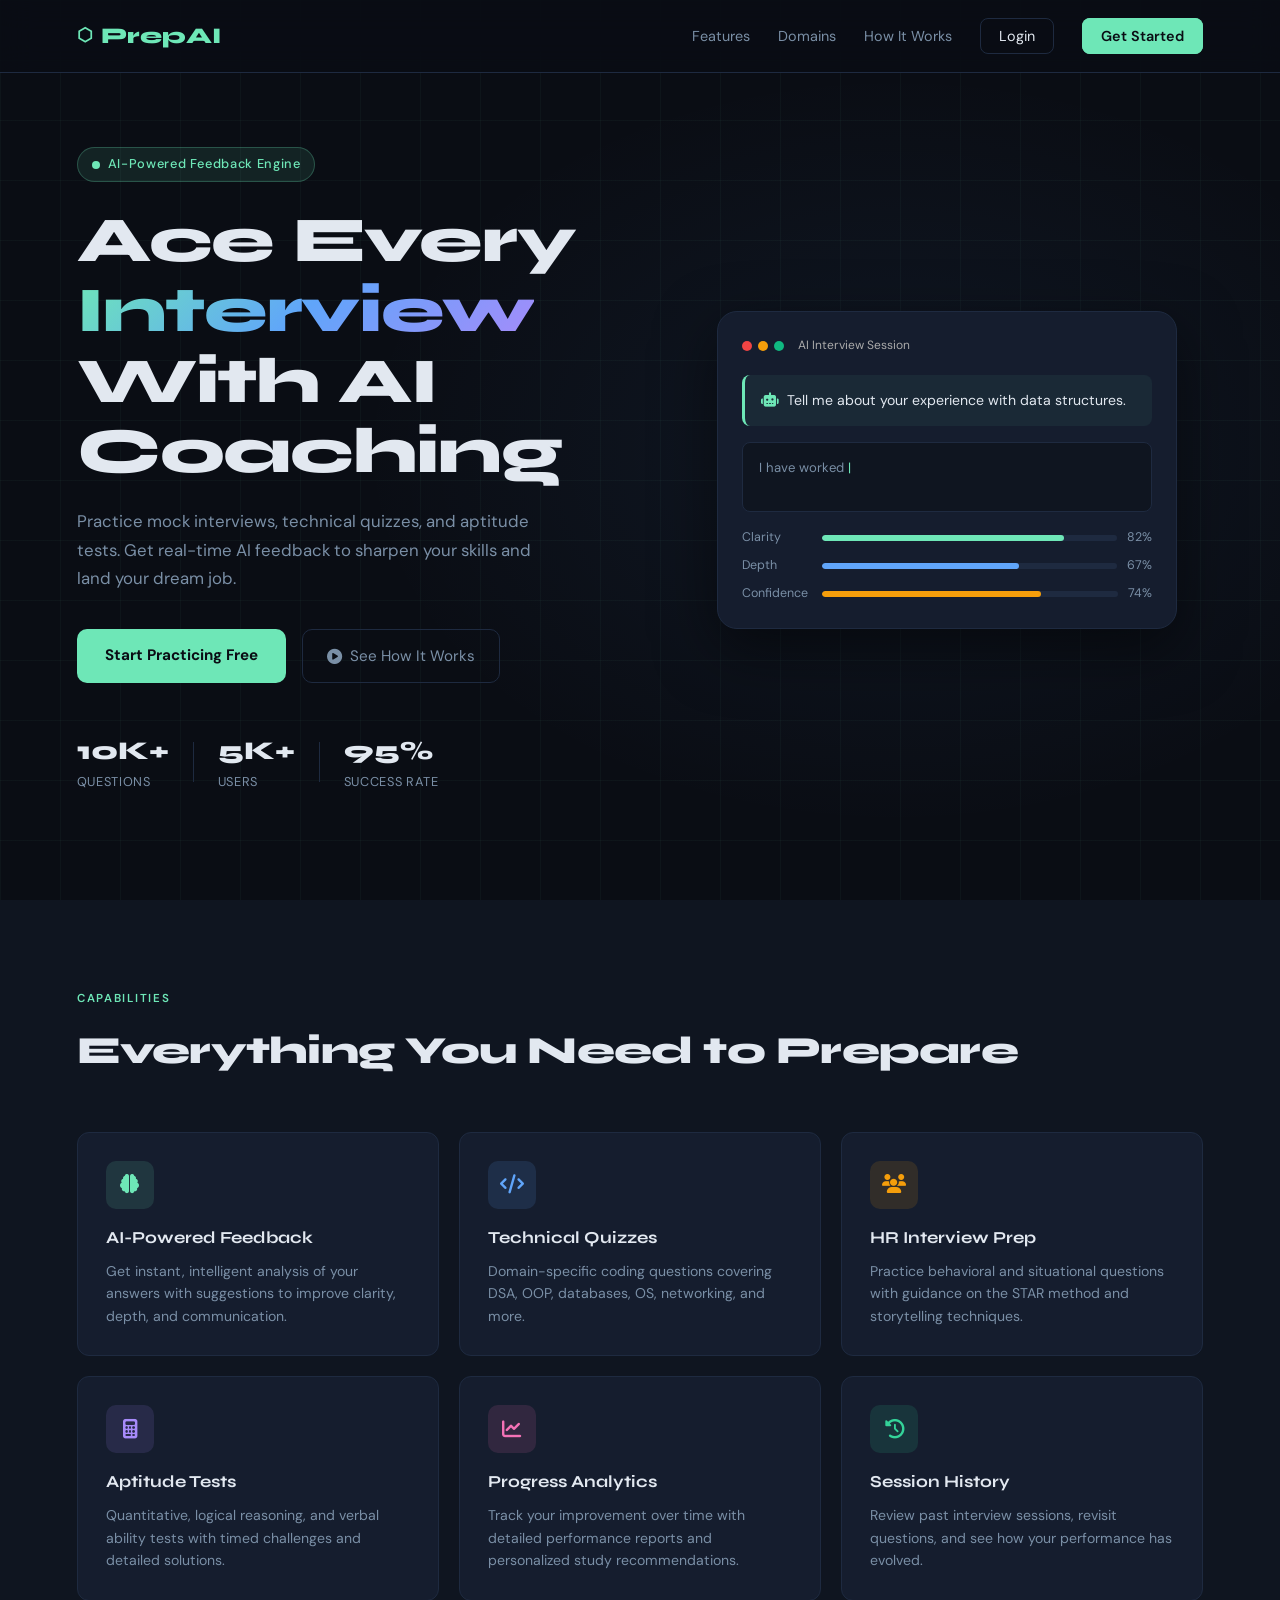
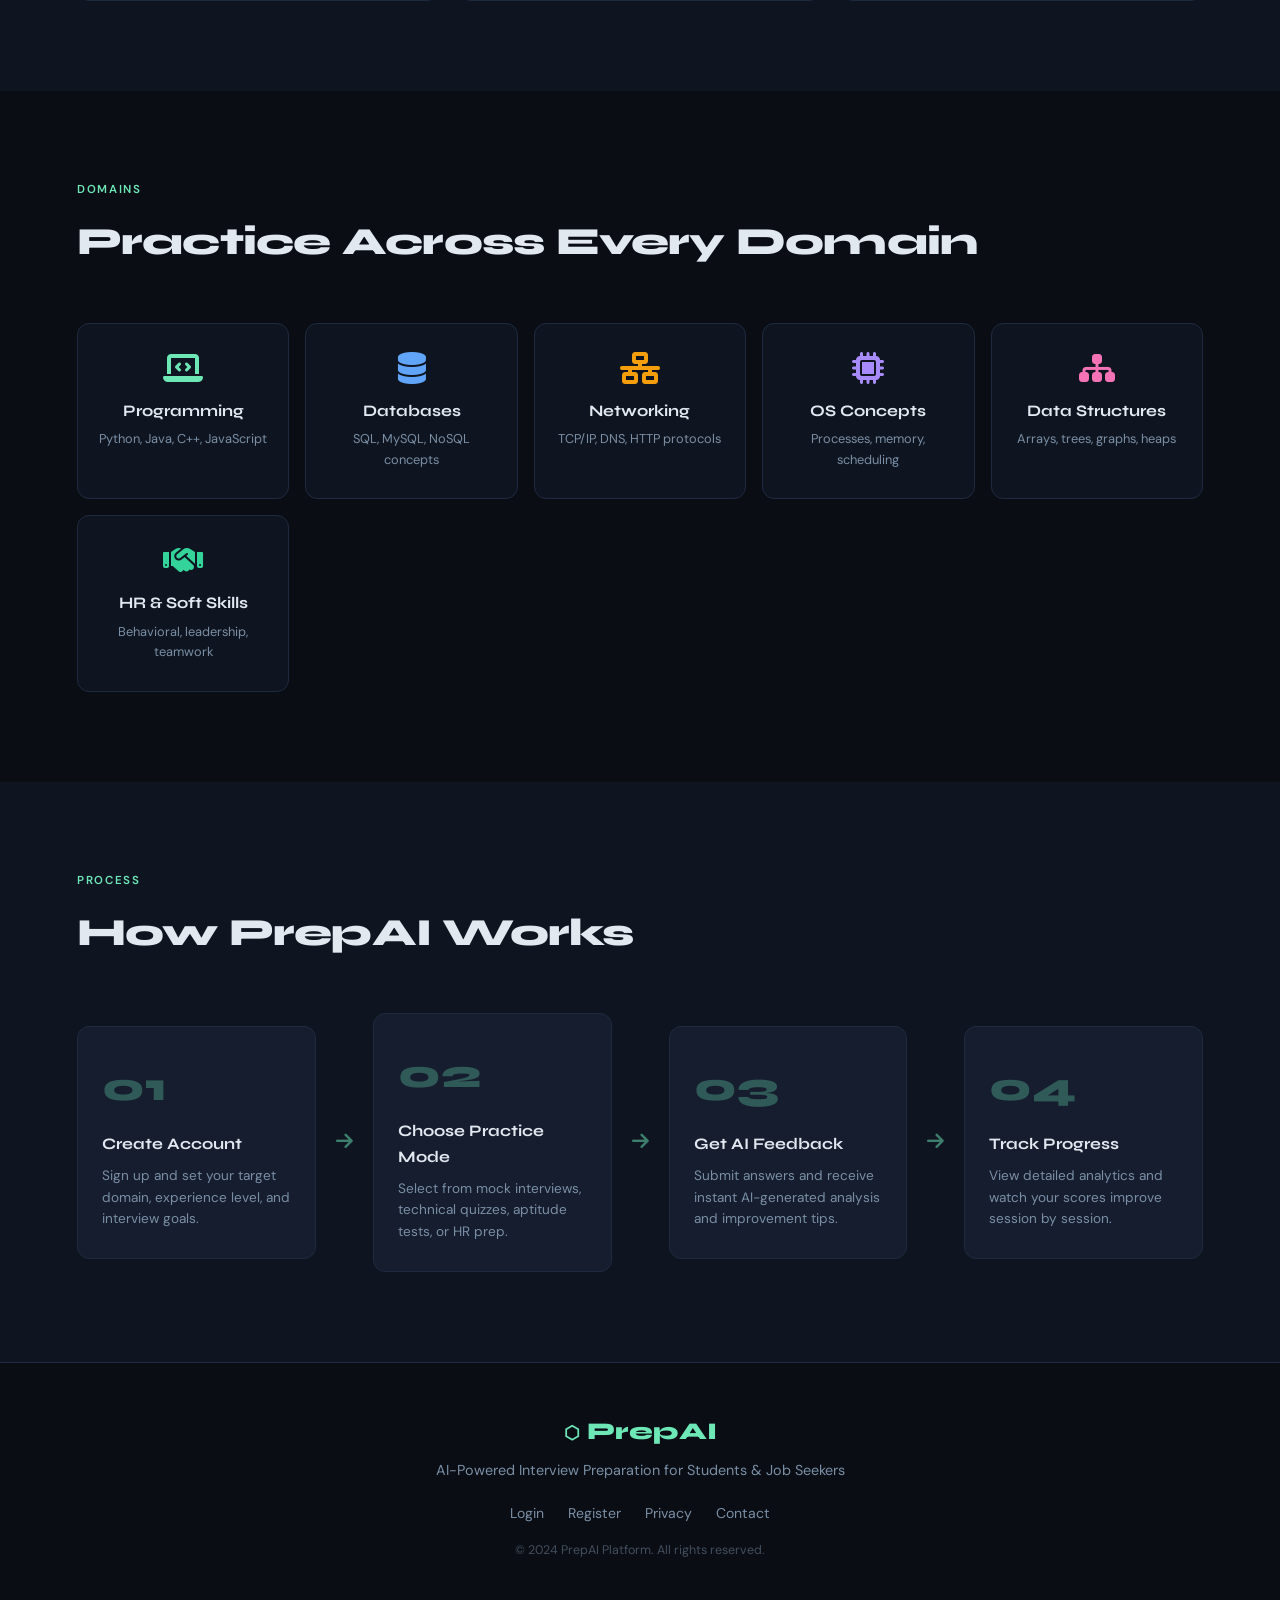
<file: interview_platform/frontend/index.html>
<!DOCTYPE html>
<html lang="en">
<head>
  <meta charset="UTF-8" />
  <meta name="viewport" content="width=device-width, initial-scale=1.0"/>
  <title>PrepAI – AI Interview Preparation Platform</title>
  <link rel="stylesheet" href="css/style.css"/>
  <link href="https://fonts.googleapis.com/css2?family=Syne:wght@400;600;700;800&family=DM+Sans:ital,wght@0,300;0,400;0,500;1,300&display=swap" rel="stylesheet"/>
  <link rel="stylesheet" href="https://cdnjs.cloudflare.com/ajax/libs/font-awesome/6.5.0/css/all.min.css"/>
</head>
<body class="landing-page">

  <!-- Navigation -->
  <nav class="navbar">
    <div class="nav-logo"><span class="logo-icon">⬡</span> PrepAI</div>
    <ul class="nav-links">
      <li><a href="#features">Features</a></li>
      <li><a href="#domains">Domains</a></li>
      <li><a href="#how-it-works">How It Works</a></li>
      <li><a href="pages/login.html" class="btn-nav">Login</a></li>
      <li><a href="pages/register.html" class="btn-nav btn-primary-nav">Get Started</a></li>
    </ul>
    <button class="hamburger" id="hamburger"><i class="fas fa-bars"></i></button>
  </nav>

  <!-- Hero Section -->
  <section class="hero">
    <div class="hero-bg-grid"></div>
    <div class="hero-content">
      <div class="hero-badge"><span class="pulse-dot"></span> AI-Powered Feedback Engine</div>
      <h1 class="hero-title">Ace Every<br/><span class="gradient-text">Interview</span><br/>With AI Coaching</h1>
      <p class="hero-sub">Practice mock interviews, technical quizzes, and aptitude tests. Get real-time AI feedback to sharpen your skills and land your dream job.</p>
      <div class="hero-cta">
        <a href="pages/register.html" class="btn-hero-primary">Start Practicing Free</a>
        <a href="#how-it-works" class="btn-hero-ghost"><i class="fas fa-play-circle"></i> See How It Works</a>
      </div>
      <div class="hero-stats">
        <div class="stat"><span class="stat-num">10K+</span><span class="stat-label">Questions</span></div>
        <div class="stat-div"></div>
        <div class="stat"><span class="stat-num">5K+</span><span class="stat-label">Users</span></div>
        <div class="stat-div"></div>
        <div class="stat"><span class="stat-num">95%</span><span class="stat-label">Success Rate</span></div>
      </div>
    </div>
    <div class="hero-visual">
      <div class="mock-card">
        <div class="mock-card-header"><span class="dot red"></span><span class="dot yellow"></span><span class="dot green"></span><span style="margin-left:8px;font-size:12px;color:#aaa;">AI Interview Session</span></div>
        <div class="mock-question"><i class="fas fa-robot" style="color:#6ee7b7;margin-right:8px;"></i>Tell me about your experience with data structures.</div>
        <div class="mock-answer-box">
          <div class="typing-text" id="typingText"></div>
          <span class="cursor-blink">|</span>
        </div>
        <div class="mock-feedback">
          <div class="feedback-bar"><span>Clarity</span><div class="bar"><div class="bar-fill" style="width:82%;background:#6ee7b7;"></div></div><span>82%</span></div>
          <div class="feedback-bar"><span>Depth</span><div class="bar"><div class="bar-fill" style="width:67%;background:#60a5fa;"></div></div><span>67%</span></div>
          <div class="feedback-bar"><span>Confidence</span><div class="bar"><div class="bar-fill" style="width:74%;background:#f59e0b;"></div></div><span>74%</span></div>
        </div>
      </div>
    </div>
  </section>

  <!-- Features Section -->
  <section class="features" id="features">
    <div class="section-label">CAPABILITIES</div>
    <h2 class="section-title">Everything You Need to Prepare</h2>
    <div class="features-grid">
      <div class="feature-card">
        <div class="feature-icon" style="background:#6ee7b720;color:#6ee7b7;"><i class="fas fa-brain"></i></div>
        <h3>AI-Powered Feedback</h3>
        <p>Get instant, intelligent analysis of your answers with suggestions to improve clarity, depth, and communication.</p>
      </div>
      <div class="feature-card">
        <div class="feature-icon" style="background:#60a5fa20;color:#60a5fa;"><i class="fas fa-code"></i></div>
        <h3>Technical Quizzes</h3>
        <p>Domain-specific coding questions covering DSA, OOP, databases, OS, networking, and more.</p>
      </div>
      <div class="feature-card">
        <div class="feature-icon" style="background:#f59e0b20;color:#f59e0b;"><i class="fas fa-users"></i></div>
        <h3>HR Interview Prep</h3>
        <p>Practice behavioral and situational questions with guidance on the STAR method and storytelling techniques.</p>
      </div>
      <div class="feature-card">
        <div class="feature-icon" style="background:#a78bfa20;color:#a78bfa;"><i class="fas fa-calculator"></i></div>
        <h3>Aptitude Tests</h3>
        <p>Quantitative, logical reasoning, and verbal ability tests with timed challenges and detailed solutions.</p>
      </div>
      <div class="feature-card">
        <div class="feature-icon" style="background:#f472b620;color:#f472b6;"><i class="fas fa-chart-line"></i></div>
        <h3>Progress Analytics</h3>
        <p>Track your improvement over time with detailed performance reports and personalized study recommendations.</p>
      </div>
      <div class="feature-card">
        <div class="feature-icon" style="background:#34d39920;color:#34d399;"><i class="fas fa-history"></i></div>
        <h3>Session History</h3>
        <p>Review past interview sessions, revisit questions, and see how your performance has evolved.</p>
      </div>
    </div>
  </section>

  <!-- Domains Section -->
  <section class="domains" id="domains">
    <div class="section-label">DOMAINS</div>
    <h2 class="section-title">Practice Across Every Domain</h2>
    <div class="domains-grid">
      <div class="domain-card" style="--accent:#6ee7b7;">
        <i class="fas fa-laptop-code"></i>
        <h4>Programming</h4>
        <p>Python, Java, C++, JavaScript</p>
      </div>
      <div class="domain-card" style="--accent:#60a5fa;">
        <i class="fas fa-database"></i>
        <h4>Databases</h4>
        <p>SQL, MySQL, NoSQL concepts</p>
      </div>
      <div class="domain-card" style="--accent:#f59e0b;">
        <i class="fas fa-network-wired"></i>
        <h4>Networking</h4>
        <p>TCP/IP, DNS, HTTP protocols</p>
      </div>
      <div class="domain-card" style="--accent:#a78bfa;">
        <i class="fas fa-microchip"></i>
        <h4>OS Concepts</h4>
        <p>Processes, memory, scheduling</p>
      </div>
      <div class="domain-card" style="--accent:#f472b6;">
        <i class="fas fa-sitemap"></i>
        <h4>Data Structures</h4>
        <p>Arrays, trees, graphs, heaps</p>
      </div>
      <div class="domain-card" style="--accent:#34d399;">
        <i class="fas fa-handshake"></i>
        <h4>HR & Soft Skills</h4>
        <p>Behavioral, leadership, teamwork</p>
      </div>
    </div>
  </section>

  <!-- How It Works -->
  <section class="how-it-works" id="how-it-works">
    <div class="section-label">PROCESS</div>
    <h2 class="section-title">How PrepAI Works</h2>
    <div class="steps">
      <div class="step">
        <div class="step-num">01</div>
        <h4>Create Account</h4>
        <p>Sign up and set your target domain, experience level, and interview goals.</p>
      </div>
      <div class="step-arrow"><i class="fas fa-arrow-right"></i></div>
      <div class="step">
        <div class="step-num">02</div>
        <h4>Choose Practice Mode</h4>
        <p>Select from mock interviews, technical quizzes, aptitude tests, or HR prep.</p>
      </div>
      <div class="step-arrow"><i class="fas fa-arrow-right"></i></div>
      <div class="step">
        <div class="step-num">03</div>
        <h4>Get AI Feedback</h4>
        <p>Submit answers and receive instant AI-generated analysis and improvement tips.</p>
      </div>
      <div class="step-arrow"><i class="fas fa-arrow-right"></i></div>
      <div class="step">
        <div class="step-num">04</div>
        <h4>Track Progress</h4>
        <p>View detailed analytics and watch your scores improve session by session.</p>
      </div>
    </div>
  </section>

  <!-- Footer -->
  <footer class="footer">
    <div class="footer-logo"><span class="logo-icon">⬡</span> PrepAI</div>
    <p>AI-Powered Interview Preparation for Students & Job Seekers</p>
    <div class="footer-links">
      <a href="pages/login.html">Login</a>
      <a href="pages/register.html">Register</a>
      <a href="#">Privacy</a>
      <a href="#">Contact</a>
    </div>
    <p class="footer-copy">© 2024 PrepAI Platform. All rights reserved.</p>
  </footer>

  <script src="js/landing.js"></script>
</body>
</html>
</file>
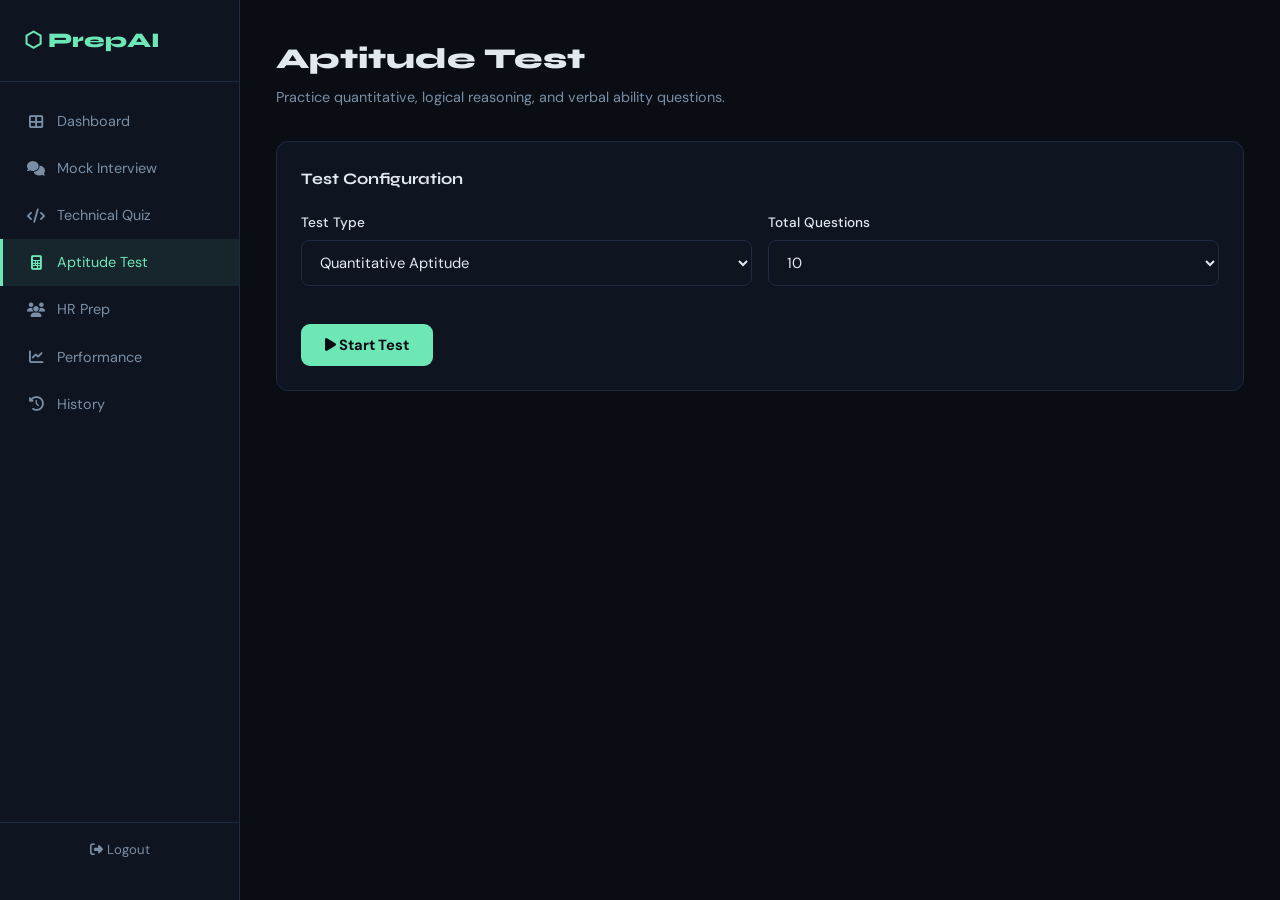
<file: interview_platform/frontend/pages/aptitude-test.html>
<!DOCTYPE html>
<html lang="en">
<head>
  <meta charset="UTF-8"/>
  <meta name="viewport" content="width=device-width, initial-scale=1.0"/>
  <title>Aptitude Test – PrepAI</title>
  <link rel="stylesheet" href="../css/style.css"/>
  <link href="https://fonts.googleapis.com/css2?family=Syne:wght@400;600;700;800&family=DM+Sans:ital,wght@0,300;0,400;0,500;1,300&display=swap" rel="stylesheet"/>
  <link rel="stylesheet" href="https://cdnjs.cloudflare.com/ajax/libs/font-awesome/6.5.0/css/all.min.css"/>
</head>
<body>
<div class="dashboard-layout">
  <aside class="sidebar">
    <div class="sidebar-logo">⬡ PrepAI</div>
    <nav class="sidebar-nav">
      <a href="dashboard.html"><i class="fas fa-th-large"></i> Dashboard</a>
      <a href="mock-interview.html"><i class="fas fa-comments"></i> Mock Interview</a>
      <a href="technical-quiz.html"><i class="fas fa-code"></i> Technical Quiz</a>
      <a href="aptitude-test.html" class="active"><i class="fas fa-calculator"></i> Aptitude Test</a>
      <a href="hr-prep.html"><i class="fas fa-users"></i> HR Prep</a>
      <a href="performance.html"><i class="fas fa-chart-line"></i> Performance</a>
      <a href="history.html"><i class="fas fa-history"></i> History</a>
    </nav>
    <div class="sidebar-bottom">
      <a href="../index.html" style="font-size:0.82rem;color:var(--text-muted);text-align:center;display:block;"><i class="fas fa-sign-out-alt"></i> Logout</a>
    </div>
  </aside>

  <main class="main-content">
    <div class="page-header">
      <h1>Aptitude Test</h1>
      <p>Practice quantitative, logical reasoning, and verbal ability questions.</p>
    </div>

    <div class="card" id="aptSetup">
      <div class="card-header"><span class="card-title">Test Configuration</span></div>
      <div style="display:grid;grid-template-columns:1fr 1fr;gap:16px;margin-bottom:20px;">
        <div class="form-group">
          <label>Test Type</label>
          <select id="aptType">
            <option value="quant">Quantitative Aptitude</option>
            <option value="logical">Logical Reasoning</option>
            <option value="verbal">Verbal Ability</option>
            <option value="mixed">Mixed Aptitude</option>
          </select>
        </div>
        <div class="form-group">
          <label>Total Questions</label>
          <select id="aptCount">
            <option value="10" selected>10</option>
            <option value="15">15</option>
            <option value="20">20</option>
          </select>
        </div>
      </div>
      <button class="btn-primary" onclick="startApt()"><i class="fas fa-play"></i> Start Test</button>
    </div>

    <div id="aptPanel" style="display:none;">
      <div class="card" style="margin-bottom:16px;">
        <div style="display:flex;justify-content:space-between;align-items:center;">
          <span style="font-size:0.85rem;color:var(--text-muted);">Q <span id="aptQNum">1</span>/<span id="aptQTotal">10</span></span>
          <div class="timer-display"><i class="fas fa-clock"></i> <span id="aptTimer">90</span>s</div>
        </div>
        <div class="progress-bar-wrap" style="margin-top:10px;">
          <div class="progress-bar-fill" id="aptProgress" style="width:5%;"></div>
        </div>
      </div>
      <div class="interview-session">
        <div id="aptQuestion" class="question-content" style="margin-bottom:24px;line-height:1.8;"></div>
        <div class="quiz-options" id="aptOptions"></div>
        <div id="aptExp" style="display:none;background:var(--bg3);border:1px solid var(--border);border-radius:10px;padding:16px;font-size:0.88rem;color:var(--text-muted);line-height:1.7;margin-bottom:16px;"></div>
        <button class="btn-primary" id="aptNextBtn" onclick="nextApt()" style="display:none;">Next →</button>
      </div>
    </div>

    <div class="card" id="aptResults" style="display:none;">
      <div style="text-align:center;padding:24px 0;">
        <div style="font-size:3rem;margin-bottom:12px;">📊</div>
        <h2 style="font-family:var(--font-display);margin-bottom:20px;">Test Complete!</h2>
        <div class="feedback-scores" style="justify-content:center;" id="aptResultScores"></div>
        <div style="margin-top:24px;display:flex;gap:12px;justify-content:center;">
          <button class="btn-primary" onclick="location.reload()">Retake Test</button>
          <a href="performance.html"><button class="btn-secondary">Analytics</button></a>
        </div>
      </div>
    </div>
  </main>
</div>
<script src="../js/aptitude-test.js"></script>
</body>
</html>
</file>
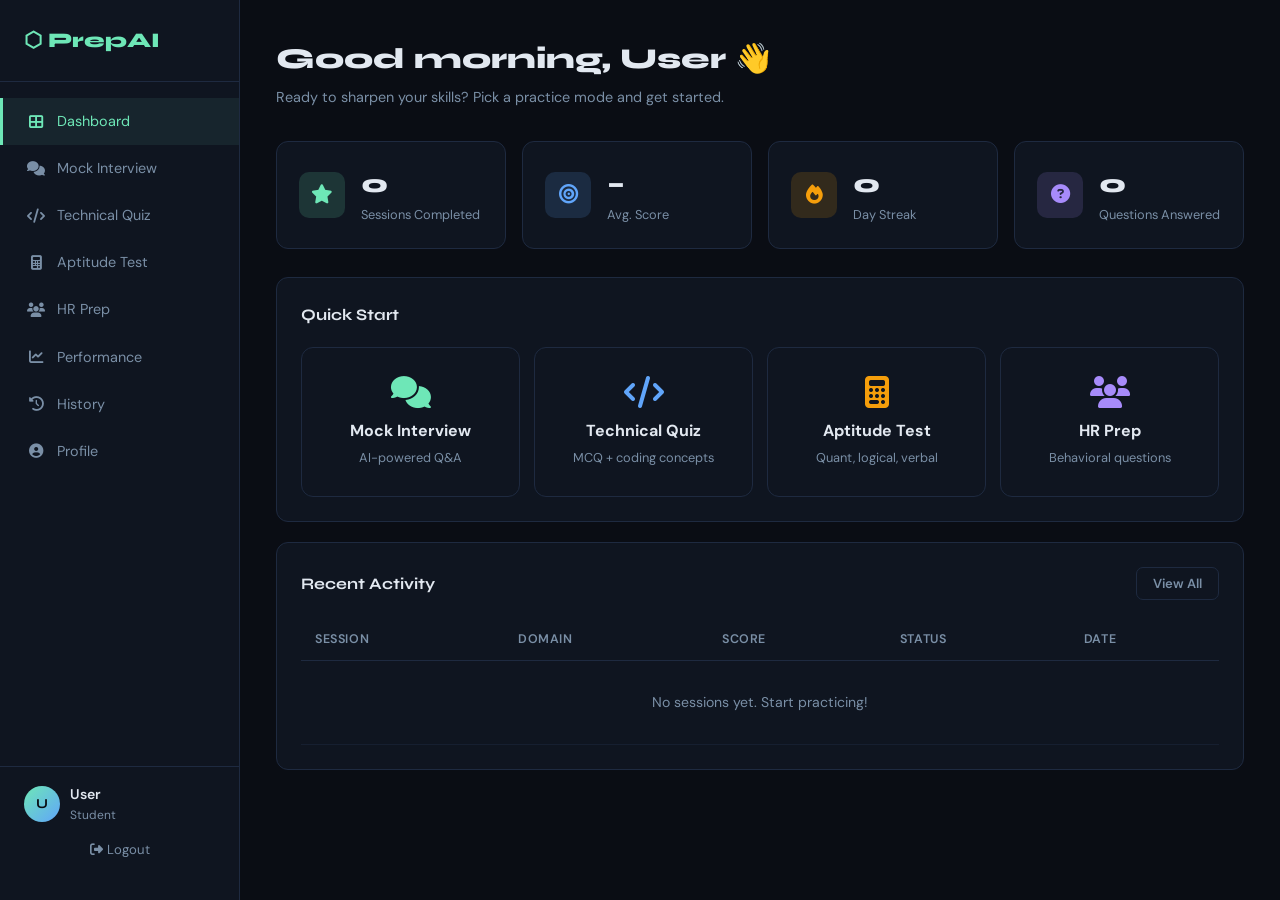
<file: interview_platform/frontend/pages/dashboard.html>
<!DOCTYPE html>
<html lang="en">
<head>
  <meta charset="UTF-8"/>
  <meta name="viewport" content="width=device-width, initial-scale=1.0"/>
  <title>Dashboard – PrepAI</title>
  <link rel="stylesheet" href="../css/style.css"/>
  <link href="https://fonts.googleapis.com/css2?family=Syne:wght@400;600;700;800&family=DM+Sans:ital,wght@0,300;0,400;0,500;1,300&display=swap" rel="stylesheet"/>
  <link rel="stylesheet" href="https://cdnjs.cloudflare.com/ajax/libs/font-awesome/6.5.0/css/all.min.css"/>
</head>
<body>
  <div class="dashboard-layout">
    <!-- Sidebar -->
    <aside class="sidebar" id="sidebar">
      <div class="sidebar-logo">⬡ PrepAI</div>
      <nav class="sidebar-nav">
        <a href="dashboard.html" class="active"><i class="fas fa-th-large"></i> Dashboard</a>
        <a href="mock-interview.html"><i class="fas fa-comments"></i> Mock Interview</a>
        <a href="technical-quiz.html"><i class="fas fa-code"></i> Technical Quiz</a>
        <a href="aptitude-test.html"><i class="fas fa-calculator"></i> Aptitude Test</a>
        <a href="hr-prep.html"><i class="fas fa-users"></i> HR Prep</a>
        <a href="performance.html"><i class="fas fa-chart-line"></i> Performance</a>
        <a href="history.html"><i class="fas fa-history"></i> History</a>
        <a href="profile.html"><i class="fas fa-user-circle"></i> Profile</a>
      </nav>
      <div class="sidebar-bottom">
        <div class="sidebar-user">
          <div class="user-avatar" id="userAvatarInitial">U</div>
          <div class="user-info">
            <div class="user-name" id="sidebarUserName">User</div>
            <div class="user-role">Student</div>
          </div>
        </div>
        <a href="../index.html" style="display:block;margin-top:14px;font-size:0.82rem;color:var(--text-muted);text-align:center;">
          <i class="fas fa-sign-out-alt"></i> Logout
        </a>
      </div>
    </aside>

    <!-- Main -->
    <main class="main-content">
      <div class="page-header">
        <h1>Good morning, <span id="userName">User</span> 👋</h1>
        <p>Ready to sharpen your skills? Pick a practice mode and get started.</p>
      </div>

      <!-- Stats Row -->
      <div class="stats-row">
        <div class="stat-card">
          <div class="stat-card-icon" style="background:rgba(110,231,183,0.15);color:#6ee7b7;">
            <i class="fas fa-star"></i>
          </div>
          <div>
            <div class="stat-card-val" id="statSessions">0</div>
            <div class="stat-card-label">Sessions Completed</div>
          </div>
        </div>
        <div class="stat-card">
          <div class="stat-card-icon" style="background:rgba(96,165,250,0.15);color:#60a5fa;">
            <i class="fas fa-bullseye"></i>
          </div>
          <div>
            <div class="stat-card-val" id="statScore">–</div>
            <div class="stat-card-label">Avg. Score</div>
          </div>
        </div>
        <div class="stat-card">
          <div class="stat-card-icon" style="background:rgba(245,158,11,0.15);color:#f59e0b;">
            <i class="fas fa-fire"></i>
          </div>
          <div>
            <div class="stat-card-val" id="statStreak">0</div>
            <div class="stat-card-label">Day Streak</div>
          </div>
        </div>
        <div class="stat-card">
          <div class="stat-card-icon" style="background:rgba(167,139,250,0.15);color:#a78bfa;">
            <i class="fas fa-question-circle"></i>
          </div>
          <div>
            <div class="stat-card-val" id="statQuestions">0</div>
            <div class="stat-card-label">Questions Answered</div>
          </div>
        </div>
      </div>

      <!-- Quick Start Cards -->
      <div class="card">
        <div class="card-header"><span class="card-title">Quick Start</span></div>
        <div style="display:grid;grid-template-columns:repeat(auto-fit,minmax(200px,1fr));gap:14px;">
          <a href="mock-interview.html" class="domain-card" style="--accent:#6ee7b7;text-align:center;">
            <i class="fas fa-comments" style="font-size:2rem;color:var(--accent);display:block;margin-bottom:10px;"></i>
            <strong>Mock Interview</strong>
            <p style="font-size:0.8rem;color:var(--text-muted);margin-top:4px;">AI-powered Q&A</p>
          </a>
          <a href="technical-quiz.html" class="domain-card" style="--accent:#60a5fa;text-align:center;">
            <i class="fas fa-code" style="font-size:2rem;color:#60a5fa;display:block;margin-bottom:10px;"></i>
            <strong>Technical Quiz</strong>
            <p style="font-size:0.8rem;color:var(--text-muted);margin-top:4px;">MCQ + coding concepts</p>
          </a>
          <a href="aptitude-test.html" class="domain-card" style="--accent:#f59e0b;text-align:center;">
            <i class="fas fa-calculator" style="font-size:2rem;color:#f59e0b;display:block;margin-bottom:10px;"></i>
            <strong>Aptitude Test</strong>
            <p style="font-size:0.8rem;color:var(--text-muted);margin-top:4px;">Quant, logical, verbal</p>
          </a>
          <a href="hr-prep.html" class="domain-card" style="--accent:#a78bfa;text-align:center;">
            <i class="fas fa-users" style="font-size:2rem;color:#a78bfa;display:block;margin-bottom:10px;"></i>
            <strong>HR Prep</strong>
            <p style="font-size:0.8rem;color:var(--text-muted);margin-top:4px;">Behavioral questions</p>
          </a>
        </div>
      </div>

      <!-- Recent Activity -->
      <div class="card">
        <div class="card-header">
          <span class="card-title">Recent Activity</span>
          <a href="history.html"><button class="btn-sm">View All</button></a>
        </div>
        <table class="history-table">
          <thead>
            <tr>
              <th>Session</th>
              <th>Domain</th>
              <th>Score</th>
              <th>Status</th>
              <th>Date</th>
            </tr>
          </thead>
          <tbody id="recentActivity">
            <tr><td colspan="5" style="text-align:center;color:var(--text-muted);padding:30px;">No sessions yet. Start practicing!</td></tr>
          </tbody>
        </table>
      </div>
    </main>
  </div>
  <script src="../js/dashboard.js"></script>
</body>
</html>
</file>
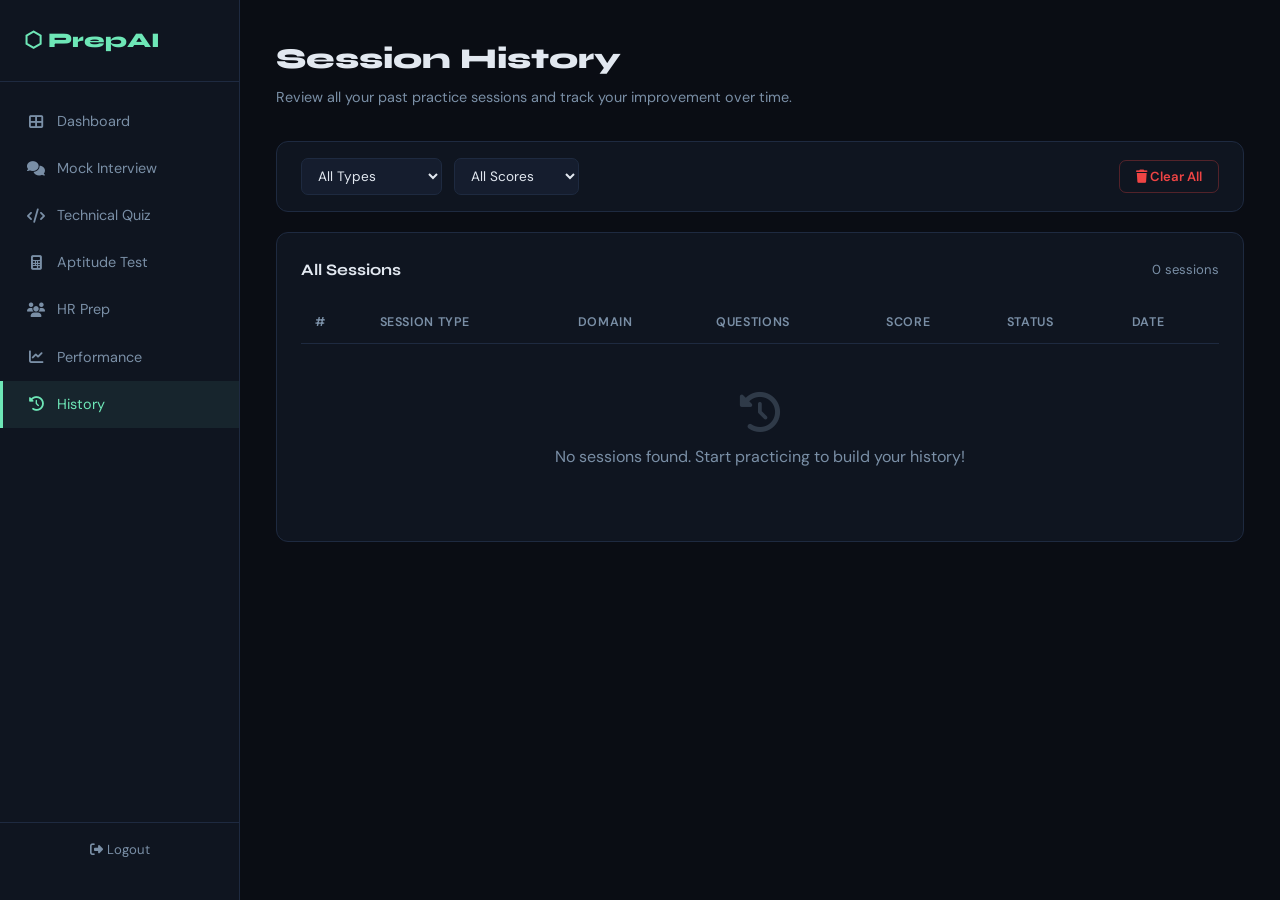
<file: interview_platform/frontend/pages/history.html>
<!DOCTYPE html>
<html lang="en">
<head>
  <meta charset="UTF-8"/>
  <meta name="viewport" content="width=device-width, initial-scale=1.0"/>
  <title>Session History – PrepAI</title>
  <link rel="stylesheet" href="../css/style.css"/>
  <link href="https://fonts.googleapis.com/css2?family=Syne:wght@400;600;700;800&family=DM+Sans:ital,wght@0,300;0,400;0,500;1,300&display=swap" rel="stylesheet"/>
  <link rel="stylesheet" href="https://cdnjs.cloudflare.com/ajax/libs/font-awesome/6.5.0/css/all.min.css"/>
</head>
<body>
<div class="dashboard-layout">
  <aside class="sidebar">
    <div class="sidebar-logo">⬡ PrepAI</div>
    <nav class="sidebar-nav">
      <a href="dashboard.html"><i class="fas fa-th-large"></i> Dashboard</a>
      <a href="mock-interview.html"><i class="fas fa-comments"></i> Mock Interview</a>
      <a href="technical-quiz.html"><i class="fas fa-code"></i> Technical Quiz</a>
      <a href="aptitude-test.html"><i class="fas fa-calculator"></i> Aptitude Test</a>
      <a href="hr-prep.html"><i class="fas fa-users"></i> HR Prep</a>
      <a href="performance.html"><i class="fas fa-chart-line"></i> Performance</a>
      <a href="history.html" class="active"><i class="fas fa-history"></i> History</a>
    </nav>
    <div class="sidebar-bottom">
      <a href="../index.html" style="font-size:0.82rem;color:var(--text-muted);text-align:center;display:block;"><i class="fas fa-sign-out-alt"></i> Logout</a>
    </div>
  </aside>

  <main class="main-content">
    <div class="page-header">
      <h1>Session History</h1>
      <p>Review all your past practice sessions and track your improvement over time.</p>
    </div>

    <!-- Filters -->
    <div class="card" style="padding:16px 24px;">
      <div style="display:flex;gap:12px;align-items:center;flex-wrap:wrap;">
        <select id="filterType" onchange="renderHistory()" style="background:var(--bg3);border:1px solid var(--border);border-radius:7px;padding:8px 12px;color:var(--text);font-size:0.85rem;font-family:var(--font-body);">
          <option value="all">All Types</option>
          <option value="Mock Interview">Mock Interview</option>
          <option value="Technical Quiz">Technical Quiz</option>
          <option value="Aptitude Test">Aptitude Test</option>
        </select>
        <select id="filterScore" onchange="renderHistory()" style="background:var(--bg3);border:1px solid var(--border);border-radius:7px;padding:8px 12px;color:var(--text);font-size:0.85rem;font-family:var(--font-body);">
          <option value="all">All Scores</option>
          <option value="pass">Pass (≥60%)</option>
          <option value="fail">Fail (&lt;60%)</option>
        </select>
        <button class="btn-sm" style="margin-left:auto;color:#ef4444;border-color:rgba(239,68,68,0.3);" onclick="clearHistory()">
          <i class="fas fa-trash"></i> Clear All
        </button>
      </div>
    </div>

    <!-- History Table -->
    <div class="card">
      <div class="card-header">
        <span class="card-title">All Sessions</span>
        <span id="historyCount" style="font-size:0.82rem;color:var(--text-muted);">0 sessions</span>
      </div>
      <div id="historyTableWrap">
        <table class="history-table" id="historyTable">
          <thead>
            <tr>
              <th>#</th>
              <th>Session Type</th>
              <th>Domain</th>
              <th>Questions</th>
              <th>Score</th>
              <th>Status</th>
              <th>Date</th>
            </tr>
          </thead>
          <tbody id="historyBody"></tbody>
        </table>
        <div id="emptyHistory" style="text-align:center;padding:48px;color:var(--text-muted);display:none;">
          <i class="fas fa-history" style="font-size:2.5rem;margin-bottom:12px;opacity:0.3;display:block;"></i>
          No sessions found. Start practicing to build your history!
        </div>
      </div>
    </div>
  </main>
</div>
<script>
function renderHistory() {
  const history = JSON.parse(localStorage.getItem('sessionHistory') || '[]');
  const typeFilter = document.getElementById('filterType').value;
  const scoreFilter = document.getElementById('filterScore').value;

  let filtered = history.filter(h => {
    const typeMatch = typeFilter === 'all' || h.type === typeFilter;
    const scoreMatch = scoreFilter === 'all' ||
      (scoreFilter === 'pass' && h.score >= 60) ||
      (scoreFilter === 'fail' && h.score < 60);
    return typeMatch && scoreMatch;
  });

  document.getElementById('historyCount').textContent = `${filtered.length} session${filtered.length !== 1 ? 's' : ''}`;

  const body = document.getElementById('historyBody');
  const empty = document.getElementById('emptyHistory');

  if (!filtered.length) {
    body.innerHTML = '';
    empty.style.display = 'block';
    return;
  }
  empty.style.display = 'none';

  body.innerHTML = [...filtered].reverse().map((h, i) => `
    <tr>
      <td style="color:var(--text-muted);">${filtered.length - i}</td>
      <td>
        <span style="display:flex;align-items:center;gap:8px;">
          <i class="fas ${h.type === 'Mock Interview' ? 'fa-comments' : h.type === 'Technical Quiz' ? 'fa-code' : 'fa-calculator'}"
             style="color:${h.type === 'Mock Interview' ? '#6ee7b7' : h.type === 'Technical Quiz' ? '#60a5fa' : '#f59e0b'};"></i>
          ${h.type || 'Session'}
        </span>
      </td>
      <td style="text-transform:capitalize;">${h.domain || '–'}</td>
      <td>${h.questions || '–'}</td>
      <td style="font-family:var(--font-display);font-weight:700;color:${h.score >= 75 ? '#6ee7b7' : h.score >= 60 ? '#f59e0b' : '#ef4444'};">${h.score}%</td>
      <td><span class="badge ${h.score >= 60 ? 'badge-pass' : 'badge-fail'}">${h.score >= 60 ? 'Pass' : 'Fail'}</span></td>
      <td style="color:var(--text-muted);font-size:0.83rem;">${h.date || '–'}</td>
    </tr>
  `).join('');
}

function clearHistory() {
  if (confirm('Are you sure you want to clear all session history?')) {
    localStorage.removeItem('sessionHistory');
    renderHistory();
  }
}

document.addEventListener('DOMContentLoaded', renderHistory);
</script>
</body>
</html>
</file>
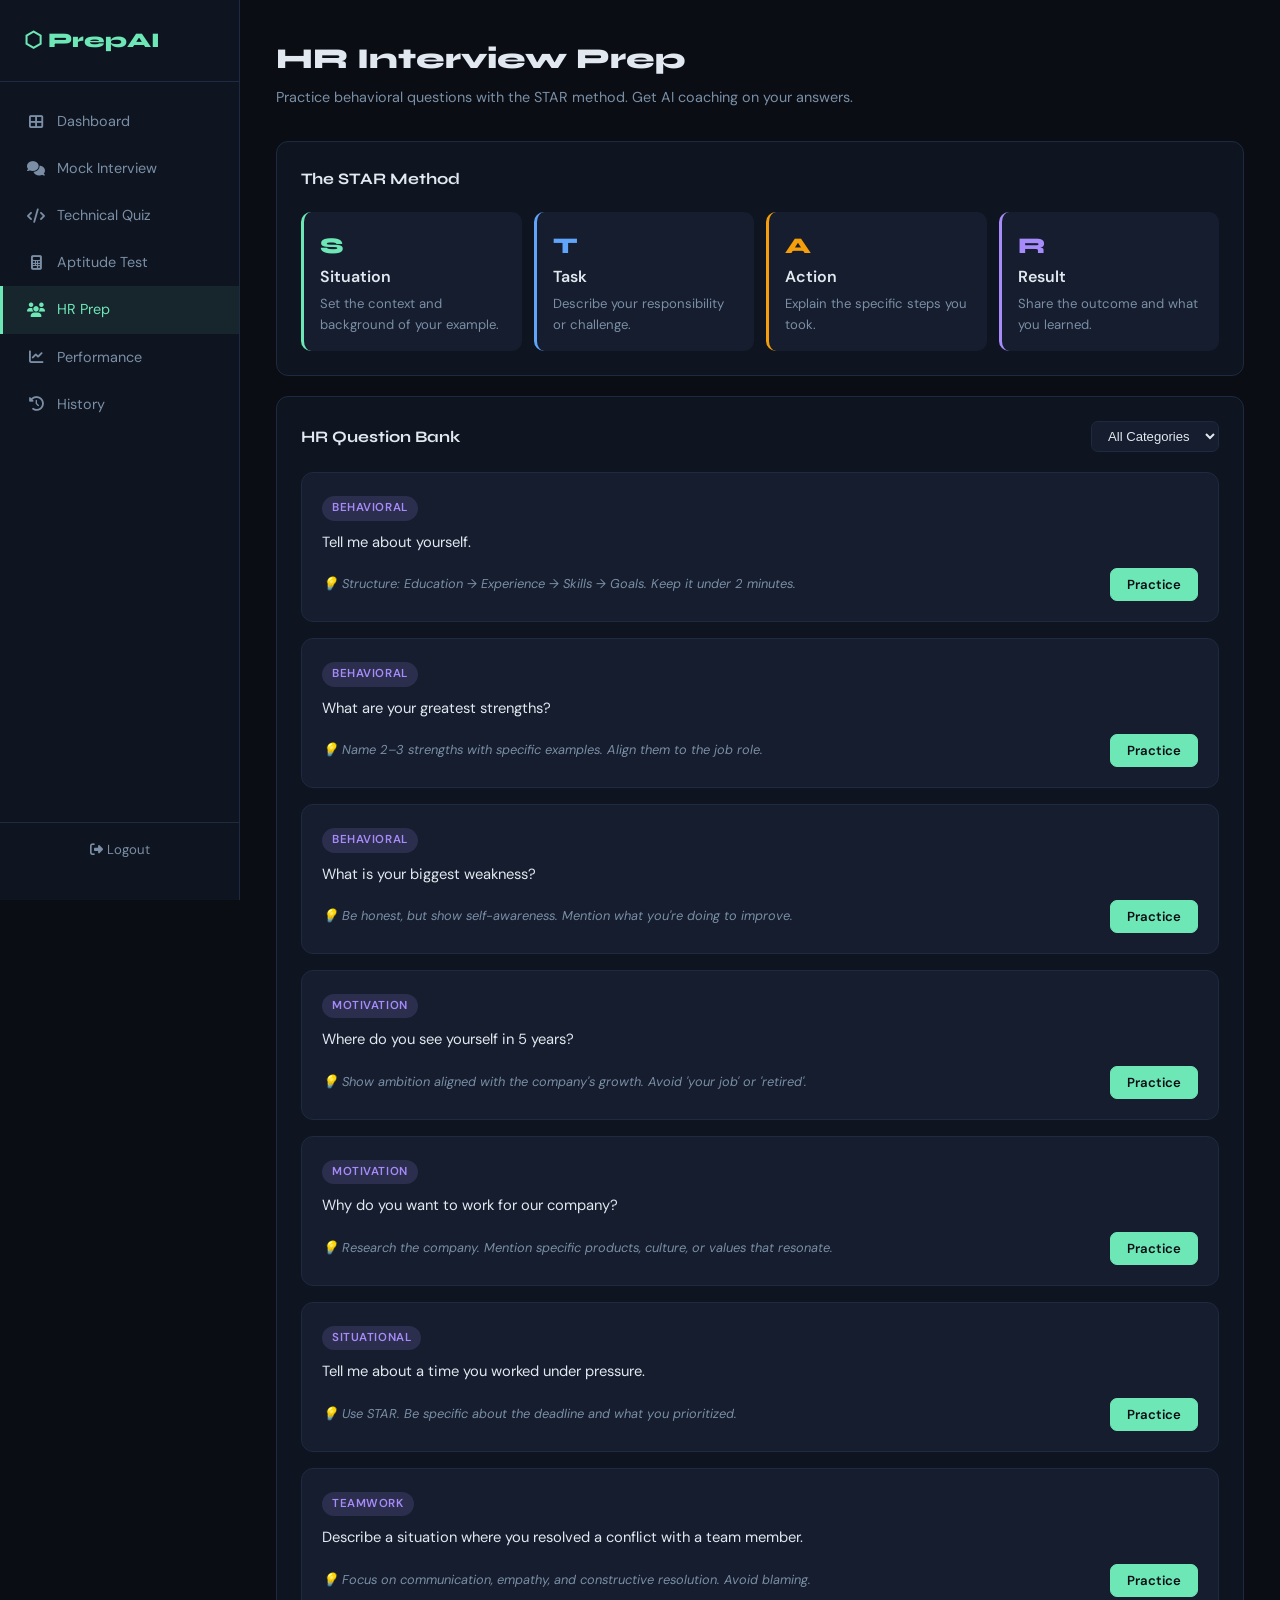
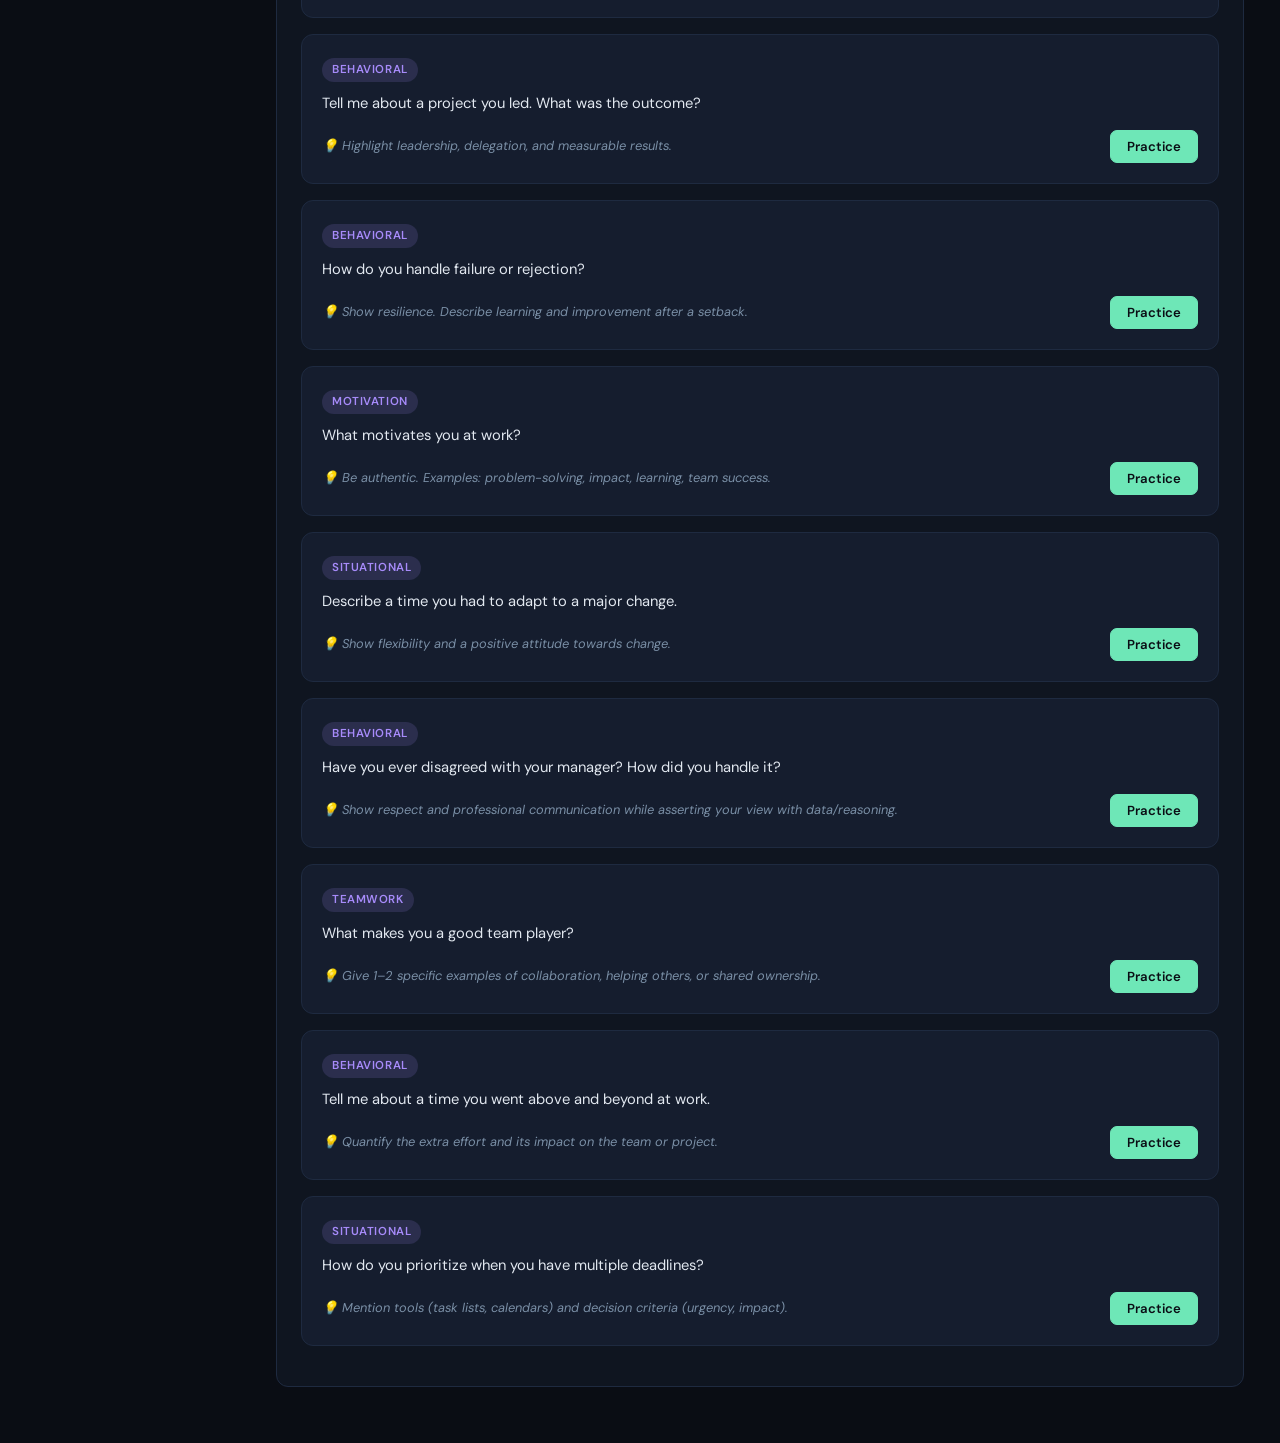
<file: interview_platform/frontend/pages/hr-prep.html>
<!DOCTYPE html>
<html lang="en">
<head>
  <meta charset="UTF-8"/>
  <meta name="viewport" content="width=device-width, initial-scale=1.0"/>
  <title>HR Prep – PrepAI</title>
  <link rel="stylesheet" href="../css/style.css"/>
  <link href="https://fonts.googleapis.com/css2?family=Syne:wght@400;600;700;800&family=DM+Sans:ital,wght@0,300;0,400;0,500;1,300&display=swap" rel="stylesheet"/>
  <link rel="stylesheet" href="https://cdnjs.cloudflare.com/ajax/libs/font-awesome/6.5.0/css/all.min.css"/>
</head>
<body>
<div class="dashboard-layout">
  <aside class="sidebar">
    <div class="sidebar-logo">⬡ PrepAI</div>
    <nav class="sidebar-nav">
      <a href="dashboard.html"><i class="fas fa-th-large"></i> Dashboard</a>
      <a href="mock-interview.html"><i class="fas fa-comments"></i> Mock Interview</a>
      <a href="technical-quiz.html"><i class="fas fa-code"></i> Technical Quiz</a>
      <a href="aptitude-test.html"><i class="fas fa-calculator"></i> Aptitude Test</a>
      <a href="hr-prep.html" class="active"><i class="fas fa-users"></i> HR Prep</a>
      <a href="performance.html"><i class="fas fa-chart-line"></i> Performance</a>
      <a href="history.html"><i class="fas fa-history"></i> History</a>
    </nav>
    <div class="sidebar-bottom">
      <a href="../index.html" style="font-size:0.82rem;color:var(--text-muted);text-align:center;display:block;"><i class="fas fa-sign-out-alt"></i> Logout</a>
    </div>
  </aside>

  <main class="main-content">
    <div class="page-header">
      <h1>HR Interview Prep</h1>
      <p>Practice behavioral questions with the STAR method. Get AI coaching on your answers.</p>
    </div>

    <!-- STAR Guide -->
    <div class="card" style="margin-bottom:20px;">
      <div class="card-header"><span class="card-title">The STAR Method</span></div>
      <div style="display:grid;grid-template-columns:repeat(4,1fr);gap:12px;">
        <div style="background:var(--bg3);border-radius:10px;padding:16px;border-left:3px solid #6ee7b7;">
          <div style="font-family:var(--font-display);font-size:1.4rem;font-weight:800;color:#6ee7b7;">S</div>
          <div style="font-weight:600;margin-bottom:4px;">Situation</div>
          <div style="font-size:0.82rem;color:var(--text-muted);">Set the context and background of your example.</div>
        </div>
        <div style="background:var(--bg3);border-radius:10px;padding:16px;border-left:3px solid #60a5fa;">
          <div style="font-family:var(--font-display);font-size:1.4rem;font-weight:800;color:#60a5fa;">T</div>
          <div style="font-weight:600;margin-bottom:4px;">Task</div>
          <div style="font-size:0.82rem;color:var(--text-muted);">Describe your responsibility or challenge.</div>
        </div>
        <div style="background:var(--bg3);border-radius:10px;padding:16px;border-left:3px solid #f59e0b;">
          <div style="font-family:var(--font-display);font-size:1.4rem;font-weight:800;color:#f59e0b;">A</div>
          <div style="font-weight:600;margin-bottom:4px;">Action</div>
          <div style="font-size:0.82rem;color:var(--text-muted);">Explain the specific steps you took.</div>
        </div>
        <div style="background:var(--bg3);border-radius:10px;padding:16px;border-left:3px solid #a78bfa;">
          <div style="font-family:var(--font-display);font-size:1.4rem;font-weight:800;color:#a78bfa;">R</div>
          <div style="font-weight:600;margin-bottom:4px;">Result</div>
          <div style="font-size:0.82rem;color:var(--text-muted);">Share the outcome and what you learned.</div>
        </div>
      </div>
    </div>

    <!-- Question Bank -->
    <div class="card">
      <div class="card-header">
        <span class="card-title">HR Question Bank</span>
        <div style="display:flex;gap:8px;">
          <select id="hrCategory" onchange="filterHR()" style="background:var(--bg3);border:1px solid var(--border);border-radius:7px;padding:6px 12px;color:var(--text);font-size:0.82rem;">
            <option value="all">All Categories</option>
            <option value="behavioral">Behavioral</option>
            <option value="situational">Situational</option>
            <option value="motivation">Motivation</option>
            <option value="teamwork">Teamwork</option>
          </select>
        </div>
      </div>
      <div id="hrQuestionsList"></div>
    </div>

    <!-- Practice Modal -->
    <div id="practiceOverlay" style="display:none;position:fixed;inset:0;background:rgba(0,0,0,0.7);z-index:200;display:none;align-items:center;justify-content:center;padding:20px;">
      <div style="background:var(--bg2);border:1px solid var(--border);border-radius:16px;padding:32px;max-width:620px;width:100%;">
        <div style="display:flex;justify-content:space-between;align-items:flex-start;margin-bottom:20px;">
          <span class="question-tag tag-hr" id="modalCategory">Behavioral</span>
          <button onclick="closePractice()" style="background:none;border:none;color:var(--text-muted);font-size:1.2rem;cursor:pointer;">✕</button>
        </div>
        <div id="modalQuestion" class="question-content" style="margin-bottom:20px;font-size:1rem;line-height:1.7;"></div>
        <div style="font-size:0.8rem;color:var(--text-muted);margin-bottom:8px;">Your Answer (use the STAR method)</div>
        <textarea id="hrAnswer" class="answer-area" placeholder="Situation: ... Task: ... Action: ... Result: ..."></textarea>
        <div style="display:flex;gap:12px;justify-content:flex-end;">
          <button class="btn-secondary" onclick="closePractice()">Cancel</button>
          <button class="btn-primary" onclick="submitHR()">Get AI Feedback</button>
        </div>
        <div id="hrFeedback" style="display:none;margin-top:16px;background:var(--bg3);border:1px solid rgba(110,231,183,0.3);border-radius:10px;padding:16px;">
          <div style="font-weight:700;color:var(--accent);margin-bottom:8px;"><i class="fas fa-robot"></i> AI Feedback</div>
          <div id="hrFeedbackText" style="font-size:0.88rem;color:var(--text-muted);line-height:1.7;"></div>
        </div>
      </div>
    </div>
  </main>
</div>
<script src="../js/hr-prep.js"></script>
</body>
</html>
</file>
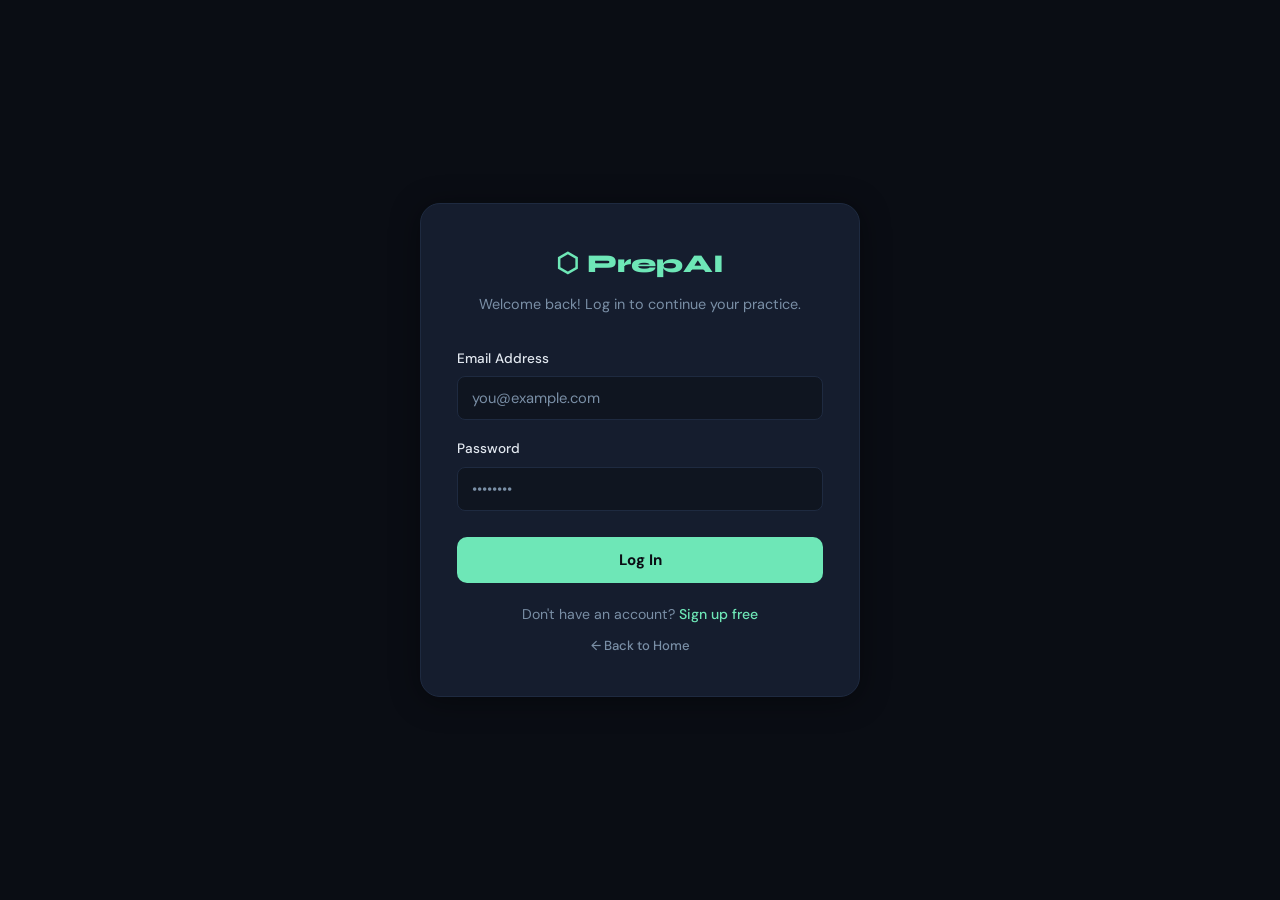
<file: interview_platform/frontend/pages/login.html>
<!DOCTYPE html>
<html lang="en">
<head>
  <meta charset="UTF-8"/>
  <meta name="viewport" content="width=device-width, initial-scale=1.0"/>
  <title>Login – PrepAI</title>
  <link rel="stylesheet" href="../css/style.css"/>
  <link href="https://fonts.googleapis.com/css2?family=Syne:wght@400;600;700;800&family=DM+Sans:ital,wght@0,300;0,400;0,500;1,300&display=swap" rel="stylesheet"/>
  <link rel="stylesheet" href="https://cdnjs.cloudflare.com/ajax/libs/font-awesome/6.5.0/css/all.min.css"/>
</head>
<body class="auth-page">
  <div class="auth-card">
    <div class="auth-logo">⬡ PrepAI</div>
    <p class="auth-subtitle">Welcome back! Log in to continue your practice.</p>
    <div id="alertBox"></div>
    <form id="loginForm">
      <div class="form-group">
        <label for="email">Email Address</label>
        <input type="email" id="email" placeholder="you@example.com" required/>
      </div>
      <div class="form-group">
        <label for="password">Password</label>
        <input type="password" id="password" placeholder="••••••••" required/>
      </div>
      <button type="submit" class="btn-full" id="loginBtn">
        <span id="btnText">Log In</span>
      </button>
    </form>
    <div class="auth-switch">
      Don't have an account? <a href="register.html">Sign up free</a>
    </div>
    <div class="auth-switch" style="margin-top:8px;">
      <a href="../index.html" style="color:var(--text-muted);font-size:0.82rem;">← Back to Home</a>
    </div>
  </div>
  <script src="../js/auth.js"></script>
</body>
</html>
</file>
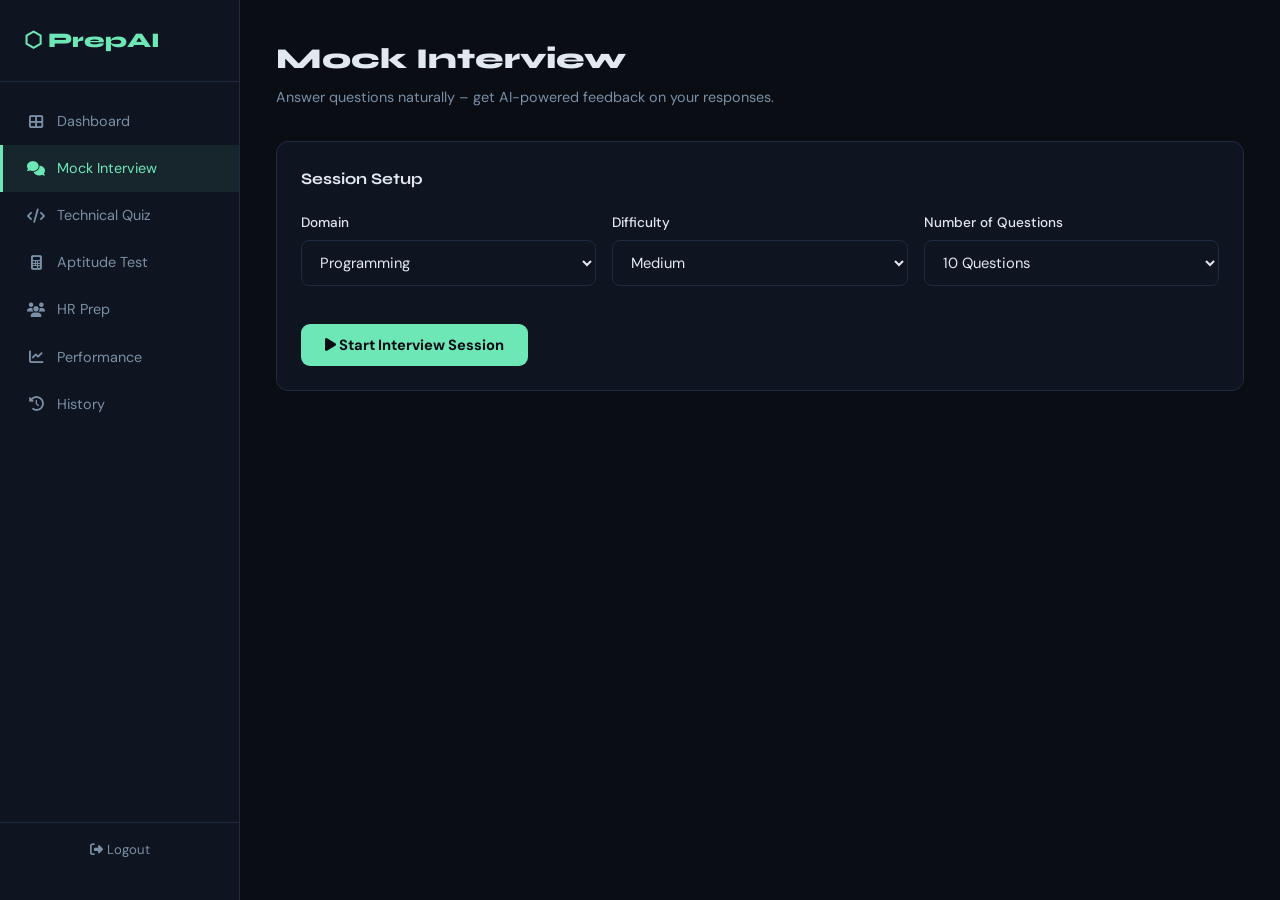
<file: interview_platform/frontend/pages/mock-interview.html>
<!DOCTYPE html>
<html lang="en">
<head>
  <meta charset="UTF-8"/>
  <meta name="viewport" content="width=device-width, initial-scale=1.0"/>
  <title>Mock Interview – PrepAI</title>
  <link rel="stylesheet" href="../css/style.css"/>
  <link href="https://fonts.googleapis.com/css2?family=Syne:wght@400;600;700;800&family=DM+Sans:ital,wght@0,300;0,400;0,500;1,300&display=swap" rel="stylesheet"/>
  <link rel="stylesheet" href="https://cdnjs.cloudflare.com/ajax/libs/font-awesome/6.5.0/css/all.min.css"/>
</head>
<body>
<div class="dashboard-layout">
  <aside class="sidebar">
    <div class="sidebar-logo">⬡ PrepAI</div>
    <nav class="sidebar-nav">
      <a href="dashboard.html"><i class="fas fa-th-large"></i> Dashboard</a>
      <a href="mock-interview.html" class="active"><i class="fas fa-comments"></i> Mock Interview</a>
      <a href="technical-quiz.html"><i class="fas fa-code"></i> Technical Quiz</a>
      <a href="aptitude-test.html"><i class="fas fa-calculator"></i> Aptitude Test</a>
      <a href="hr-prep.html"><i class="fas fa-users"></i> HR Prep</a>
      <a href="performance.html"><i class="fas fa-chart-line"></i> Performance</a>
      <a href="history.html"><i class="fas fa-history"></i> History</a>
    </nav>
    <div class="sidebar-bottom">
      <a href="../index.html" style="font-size:0.82rem;color:var(--text-muted);text-align:center;display:block;">
        <i class="fas fa-sign-out-alt"></i> Logout
      </a>
    </div>
  </aside>

  <main class="main-content">
    <div class="page-header">
      <h1>Mock Interview</h1>
      <p>Answer questions naturally – get AI-powered feedback on your responses.</p>
    </div>

    <!-- Setup Panel -->
    <div class="card" id="setupPanel">
      <div class="card-header"><span class="card-title">Session Setup</span></div>
      <div style="display:grid;grid-template-columns:1fr 1fr 1fr;gap:16px;margin-bottom:20px;">
        <div class="form-group">
          <label>Domain</label>
          <select id="interviewDomain">
            <option value="programming">Programming</option>
            <option value="hr">HR / Behavioral</option>
            <option value="technical">Technical (DSA/OS/DB)</option>
            <option value="mixed">Mixed</option>
          </select>
        </div>
        <div class="form-group">
          <label>Difficulty</label>
          <select id="interviewDifficulty">
            <option value="easy">Easy</option>
            <option value="medium" selected>Medium</option>
            <option value="hard">Hard</option>
          </select>
        </div>
        <div class="form-group">
          <label>Number of Questions</label>
          <select id="numQuestions">
            <option value="5">5 Questions</option>
            <option value="10" selected>10 Questions</option>
            <option value="15">15 Questions</option>
          </select>
        </div>
      </div>
      <button class="btn-primary" onclick="startInterview()">
        <i class="fas fa-play"></i> Start Interview Session
      </button>
    </div>

    <!-- Interview Session -->
    <div class="interview-session" id="sessionPanel" style="display:none;">
      <div class="session-progress">
        <div style="display:flex;justify-content:space-between;align-items:center;">
          <span style="font-size:0.85rem;color:var(--text-muted);">Question <span id="currentQ">1</span> of <span id="totalQ">10</span></span>
          <span id="domainBadge" class="question-tag tag-programming">Programming</span>
        </div>
        <div class="progress-bar-wrap">
          <div class="progress-bar-fill" id="progressFill" style="width:10%;"></div>
        </div>
      </div>

      <div class="question-display">
        <div class="question-num" id="questionNum">Q1</div>
        <div class="question-content" id="questionContent">Loading question...</div>
      </div>

      <textarea class="answer-area" id="answerArea" placeholder="Type your answer here... Be as detailed as possible. Explain your thought process, mention examples, and structure your answer clearly."></textarea>

      <div class="session-actions">
        <button class="btn-secondary" onclick="skipQuestion()">Skip</button>
        <button class="btn-primary" onclick="submitAnswer()" id="submitBtn">
          Submit Answer <i class="fas fa-arrow-right"></i>
        </button>
      </div>

      <!-- AI Feedback Panel -->
      <div class="feedback-panel" id="feedbackPanel">
        <div class="feedback-title"><i class="fas fa-robot"></i> AI Feedback</div>
        <div class="feedback-scores" id="feedbackScores"></div>
        <div class="feedback-text" id="feedbackText"></div>
        <ul class="feedback-suggestions" id="feedbackSuggestions"></ul>
        <div style="margin-top:16px;">
          <button class="btn-primary" onclick="nextQuestion()" id="nextBtn">
            Next Question <i class="fas fa-chevron-right"></i>
          </button>
        </div>
      </div>
    </div>

    <!-- Results Panel -->
    <div class="card" id="resultsPanel" style="display:none;">
      <div style="text-align:center;padding:30px 0;">
        <div style="font-size:3rem;margin-bottom:12px;">🎉</div>
        <h2 style="font-family:var(--font-display);font-size:1.8rem;margin-bottom:8px;">Session Complete!</h2>
        <p style="color:var(--text-muted);margin-bottom:28px;">Here's how you performed.</p>
        <div class="feedback-scores" style="justify-content:center;" id="resultScores"></div>
        <div style="margin-top:24px;display:flex;gap:12px;justify-content:center;">
          <button class="btn-primary" onclick="location.reload()">Practice Again</button>
          <a href="performance.html"><button class="btn-secondary">View Full Analytics</button></a>
        </div>
      </div>
    </div>
  </main>
</div>
<script src="../js/mock-interview.js"></script>
</body>
</html>
</file>
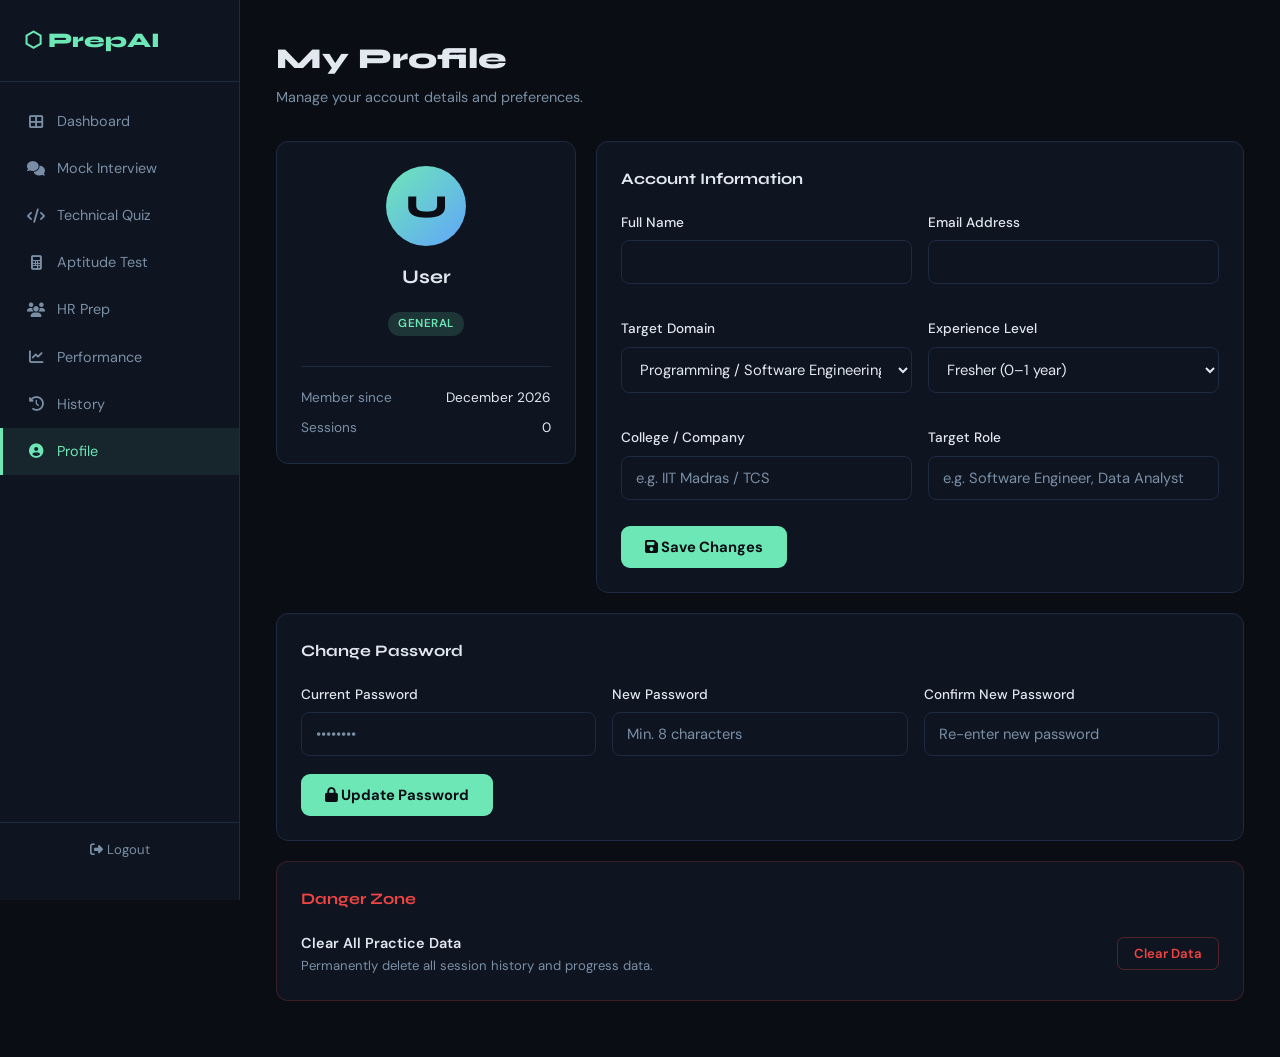
<file: interview_platform/frontend/pages/profile.html>
<!DOCTYPE html>
<html lang="en">
<head>
  <meta charset="UTF-8"/>
  <meta name="viewport" content="width=device-width, initial-scale=1.0"/>
  <title>Profile – PrepAI</title>
  <link rel="stylesheet" href="../css/style.css"/>
  <link href="https://fonts.googleapis.com/css2?family=Syne:wght@400;600;700;800&family=DM+Sans:ital,wght@0,300;0,400;0,500;1,300&display=swap" rel="stylesheet"/>
  <link rel="stylesheet" href="https://cdnjs.cloudflare.com/ajax/libs/font-awesome/6.5.0/css/all.min.css"/>
</head>
<body>
<div class="dashboard-layout">
  <aside class="sidebar">
    <div class="sidebar-logo">⬡ PrepAI</div>
    <nav class="sidebar-nav">
      <a href="dashboard.html"><i class="fas fa-th-large"></i> Dashboard</a>
      <a href="mock-interview.html"><i class="fas fa-comments"></i> Mock Interview</a>
      <a href="technical-quiz.html"><i class="fas fa-code"></i> Technical Quiz</a>
      <a href="aptitude-test.html"><i class="fas fa-calculator"></i> Aptitude Test</a>
      <a href="hr-prep.html"><i class="fas fa-users"></i> HR Prep</a>
      <a href="performance.html"><i class="fas fa-chart-line"></i> Performance</a>
      <a href="history.html"><i class="fas fa-history"></i> History</a>
      <a href="profile.html" class="active"><i class="fas fa-user-circle"></i> Profile</a>
    </nav>
    <div class="sidebar-bottom">
      <a href="../index.html" style="font-size:0.82rem;color:var(--text-muted);text-align:center;display:block;"><i class="fas fa-sign-out-alt"></i> Logout</a>
    </div>
  </aside>

  <main class="main-content">
    <div class="page-header">
      <h1>My Profile</h1>
      <p>Manage your account details and preferences.</p>
    </div>

    <div style="display:grid;grid-template-columns:300px 1fr;gap:20px;">
      <!-- Avatar Card -->
      <div class="card" style="text-align:center;height:fit-content;">
        <div id="profileAvatar" style="width:80px;height:80px;border-radius:50%;background:linear-gradient(135deg,#6ee7b7,#60a5fa);display:flex;align-items:center;justify-content:center;font-family:var(--font-display);font-size:2rem;font-weight:800;color:#0a0d14;margin:0 auto 16px;"></div>
        <div id="profileName" style="font-family:var(--font-display);font-size:1.2rem;font-weight:700;margin-bottom:4px;"></div>
        <div id="profileEmail" style="font-size:0.85rem;color:var(--text-muted);margin-bottom:16px;"></div>
        <div id="profileBadge" class="question-tag tag-programming" style="display:inline-block;"></div>
        <div style="margin-top:20px;padding-top:20px;border-top:1px solid var(--border);">
          <div style="display:flex;justify-content:space-between;font-size:0.85rem;margin-bottom:8px;">
            <span style="color:var(--text-muted);">Member since</span>
            <span id="memberSince">–</span>
          </div>
          <div style="display:flex;justify-content:space-between;font-size:0.85rem;">
            <span style="color:var(--text-muted);">Sessions</span>
            <span id="profileSessions">0</span>
          </div>
        </div>
      </div>

      <!-- Edit Form -->
      <div class="card">
        <div class="card-header"><span class="card-title">Account Information</span></div>
        <div id="profileAlert"></div>
        <form id="profileForm">
          <div style="display:grid;grid-template-columns:1fr 1fr;gap:16px;">
            <div class="form-group">
              <label>Full Name</label>
              <input type="text" id="pName" required/>
            </div>
            <div class="form-group">
              <label>Email Address</label>
              <input type="email" id="pEmail" required/>
            </div>
            <div class="form-group">
              <label>Target Domain</label>
              <select id="pDomain">
                <option value="programming">Programming / Software Engineering</option>
                <option value="data_science">Data Science / ML</option>
                <option value="networking">Networking / Systems</option>
                <option value="management">Management / MBA</option>
                <option value="general">General / HR</option>
              </select>
            </div>
            <div class="form-group">
              <label>Experience Level</label>
              <select id="pExperience">
                <option value="fresher">Fresher (0–1 year)</option>
                <option value="junior">Junior (1–3 years)</option>
                <option value="mid">Mid-level (3–6 years)</option>
                <option value="senior">Senior (6+ years)</option>
              </select>
            </div>
            <div class="form-group">
              <label>College / Company</label>
              <input type="text" id="pOrg" placeholder="e.g. IIT Madras / TCS"/>
            </div>
            <div class="form-group">
              <label>Target Role</label>
              <input type="text" id="pRole" placeholder="e.g. Software Engineer, Data Analyst"/>
            </div>
          </div>
          <div style="margin-top:8px;">
            <button type="submit" class="btn-primary"><i class="fas fa-save"></i> Save Changes</button>
          </div>
        </form>
      </div>
    </div>

    <!-- Change Password -->
    <div class="card" style="margin-top:0;">
      <div class="card-header"><span class="card-title">Change Password</span></div>
      <div style="display:grid;grid-template-columns:1fr 1fr 1fr;gap:16px;">
        <div class="form-group">
          <label>Current Password</label>
          <input type="password" id="curPwd" placeholder="••••••••"/>
        </div>
        <div class="form-group">
          <label>New Password</label>
          <input type="password" id="newPwd" placeholder="Min. 8 characters"/>
        </div>
        <div class="form-group">
          <label>Confirm New Password</label>
          <input type="password" id="confPwd" placeholder="Re-enter new password"/>
        </div>
      </div>
      <button class="btn-primary" onclick="changePassword()"><i class="fas fa-lock"></i> Update Password</button>
    </div>

    <!-- Danger Zone -->
    <div class="card" style="border-color:rgba(239,68,68,0.2);">
      <div class="card-header"><span class="card-title" style="color:#ef4444;">Danger Zone</span></div>
      <div style="display:flex;align-items:center;justify-content:space-between;">
        <div>
          <div style="font-size:0.9rem;font-weight:600;">Clear All Practice Data</div>
          <div style="font-size:0.82rem;color:var(--text-muted);">Permanently delete all session history and progress data.</div>
        </div>
        <button class="btn-sm" style="color:#ef4444;border-color:rgba(239,68,68,0.3);" onclick="clearData()">Clear Data</button>
      </div>
    </div>
  </main>
</div>
<script>
document.addEventListener('DOMContentLoaded', () => {
  const user = JSON.parse(localStorage.getItem('user') || '{}');
  const history = JSON.parse(localStorage.getItem('sessionHistory') || '[]');

  // Fill avatar
  document.getElementById('profileAvatar').textContent = (user.name || 'U').charAt(0).toUpperCase();
  document.getElementById('profileName').textContent = user.name || 'User';
  document.getElementById('profileEmail').textContent = user.email || '';
  document.getElementById('profileBadge').textContent = (user.domain || 'General').replace('_', ' ');
  document.getElementById('memberSince').textContent = new Date().toLocaleDateString('en-IN', {month:'long', year:'numeric'});
  document.getElementById('profileSessions').textContent = history.length;

  // Fill form
  document.getElementById('pName').value = user.name || '';
  document.getElementById('pEmail').value = user.email || '';
  document.getElementById('pDomain').value = user.domain || 'programming';
  document.getElementById('pExperience').value = user.experience || 'fresher';
  document.getElementById('pOrg').value = user.org || '';
  document.getElementById('pRole').value = user.role || '';
});

document.getElementById('profileForm').addEventListener('submit', (e) => {
  e.preventDefault();
  const user = JSON.parse(localStorage.getItem('user') || '{}');
  user.name = document.getElementById('pName').value;
  user.email = document.getElementById('pEmail').value;
  user.domain = document.getElementById('pDomain').value;
  user.experience = document.getElementById('pExperience').value;
  user.org = document.getElementById('pOrg').value;
  user.role = document.getElementById('pRole').value;
  localStorage.setItem('user', JSON.stringify(user));

  document.getElementById('profileAvatar').textContent = user.name.charAt(0).toUpperCase();
  document.getElementById('profileName').textContent = user.name;
  document.getElementById('profileEmail').textContent = user.email;

  const alert = document.getElementById('profileAlert');
  alert.innerHTML = '<div class="alert alert-success">Profile updated successfully!</div>';
  setTimeout(() => alert.innerHTML = '', 3000);
});

function changePassword() {
  const cur = document.getElementById('curPwd').value;
  const nw = document.getElementById('newPwd').value;
  const conf = document.getElementById('confPwd').value;
  if (!cur || !nw || !conf) { alert('Please fill all password fields.'); return; }
  if (nw.length < 8) { alert('New password must be at least 8 characters.'); return; }
  if (nw !== conf) { alert('New passwords do not match.'); return; }
  alert('Password updated successfully! (Demo mode)');
  document.getElementById('curPwd').value = '';
  document.getElementById('newPwd').value = '';
  document.getElementById('confPwd').value = '';
}

function clearData() {
  if (confirm('Are you sure? This will delete all your practice history permanently.')) {
    localStorage.removeItem('sessionHistory');
    document.getElementById('profileSessions').textContent = '0';
    alert('All practice data has been cleared.');
  }
}
</script>
</body>
</html>
</file>
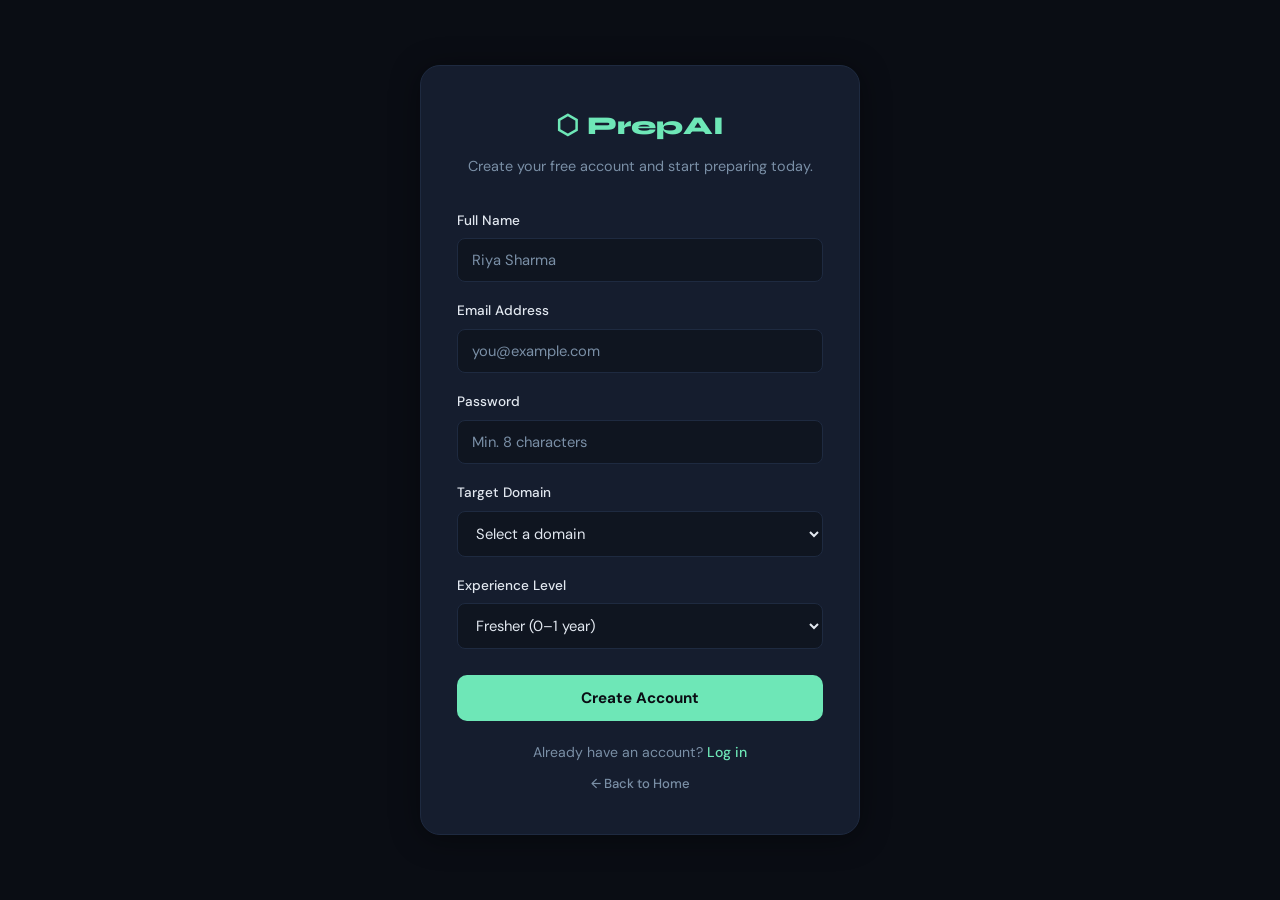
<file: interview_platform/frontend/pages/register.html>
<!DOCTYPE html>
<html lang="en">
<head>
  <meta charset="UTF-8"/>
  <meta name="viewport" content="width=device-width, initial-scale=1.0"/>
  <title>Register – PrepAI</title>
  <link rel="stylesheet" href="../css/style.css"/>
  <link href="https://fonts.googleapis.com/css2?family=Syne:wght@400;600;700;800&family=DM+Sans:ital,wght@0,300;0,400;0,500;1,300&display=swap" rel="stylesheet"/>
  <link rel="stylesheet" href="https://cdnjs.cloudflare.com/ajax/libs/font-awesome/6.5.0/css/all.min.css"/>
</head>
<body class="auth-page">
  <div class="auth-card">
    <div class="auth-logo">⬡ PrepAI</div>
    <p class="auth-subtitle">Create your free account and start preparing today.</p>
    <div id="alertBox"></div>
    <form id="registerForm">
      <div class="form-group">
        <label>Full Name</label>
        <input type="text" id="fullname" placeholder="Riya Sharma" required/>
      </div>
      <div class="form-group">
        <label>Email Address</label>
        <input type="email" id="email" placeholder="you@example.com" required/>
      </div>
      <div class="form-group">
        <label>Password</label>
        <input type="password" id="password" placeholder="Min. 8 characters" required/>
      </div>
      <div class="form-group">
        <label>Target Domain</label>
        <select id="domain">
          <option value="">Select a domain</option>
          <option value="programming">Programming / Software Engineering</option>
          <option value="data_science">Data Science / ML</option>
          <option value="networking">Networking / Systems</option>
          <option value="management">Management / MBA</option>
          <option value="general">General / HR</option>
        </select>
      </div>
      <div class="form-group">
        <label>Experience Level</label>
        <select id="experience">
          <option value="fresher">Fresher (0–1 year)</option>
          <option value="junior">Junior (1–3 years)</option>
          <option value="mid">Mid-level (3–6 years)</option>
          <option value="senior">Senior (6+ years)</option>
        </select>
      </div>
      <button type="submit" class="btn-full">Create Account</button>
    </form>
    <div class="auth-switch">
      Already have an account? <a href="login.html">Log in</a>
    </div>
    <div class="auth-switch" style="margin-top:8px;">
      <a href="../index.html" style="color:var(--text-muted);font-size:0.82rem;">← Back to Home</a>
    </div>
  </div>
  <script src="../js/auth.js"></script>
</body>
</html>
</file>
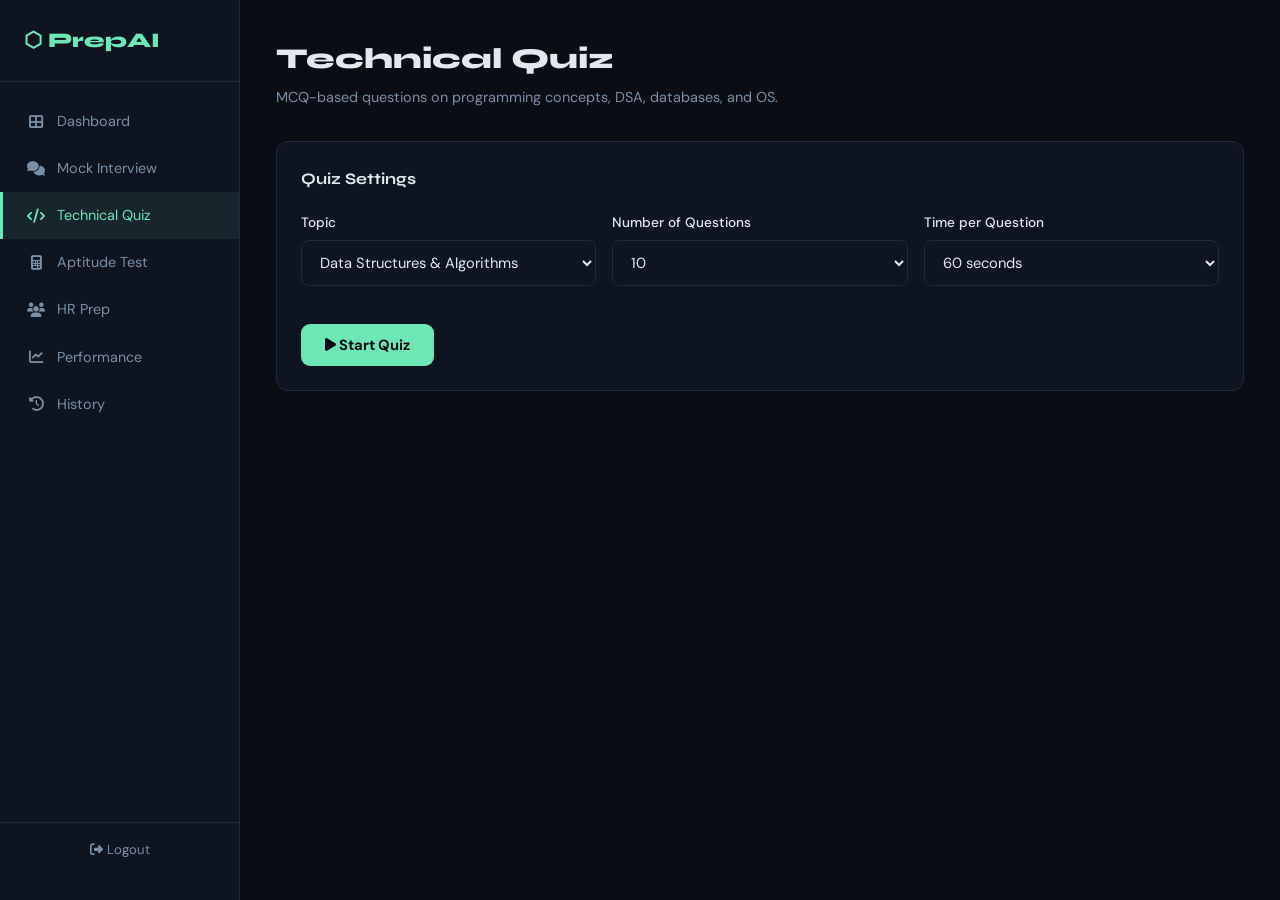
<file: interview_platform/frontend/pages/technical-quiz.html>
<!DOCTYPE html>
<html lang="en">
<head>
  <meta charset="UTF-8"/>
  <meta name="viewport" content="width=device-width, initial-scale=1.0"/>
  <title>Technical Quiz – PrepAI</title>
  <link rel="stylesheet" href="../css/style.css"/>
  <link href="https://fonts.googleapis.com/css2?family=Syne:wght@400;600;700;800&family=DM+Sans:ital,wght@0,300;0,400;0,500;1,300&display=swap" rel="stylesheet"/>
  <link rel="stylesheet" href="https://cdnjs.cloudflare.com/ajax/libs/font-awesome/6.5.0/css/all.min.css"/>
</head>
<body>
<div class="dashboard-layout">
  <aside class="sidebar">
    <div class="sidebar-logo">⬡ PrepAI</div>
    <nav class="sidebar-nav">
      <a href="dashboard.html"><i class="fas fa-th-large"></i> Dashboard</a>
      <a href="mock-interview.html"><i class="fas fa-comments"></i> Mock Interview</a>
      <a href="technical-quiz.html" class="active"><i class="fas fa-code"></i> Technical Quiz</a>
      <a href="aptitude-test.html"><i class="fas fa-calculator"></i> Aptitude Test</a>
      <a href="hr-prep.html"><i class="fas fa-users"></i> HR Prep</a>
      <a href="performance.html"><i class="fas fa-chart-line"></i> Performance</a>
      <a href="history.html"><i class="fas fa-history"></i> History</a>
    </nav>
    <div class="sidebar-bottom">
      <a href="../index.html" style="font-size:0.82rem;color:var(--text-muted);text-align:center;display:block;">
        <i class="fas fa-sign-out-alt"></i> Logout
      </a>
    </div>
  </aside>

  <main class="main-content">
    <div class="page-header">
      <h1>Technical Quiz</h1>
      <p>MCQ-based questions on programming concepts, DSA, databases, and OS.</p>
    </div>

    <!-- Setup -->
    <div class="card" id="quizSetup">
      <div class="card-header"><span class="card-title">Quiz Settings</span></div>
      <div style="display:grid;grid-template-columns:1fr 1fr 1fr;gap:16px;margin-bottom:20px;">
        <div class="form-group">
          <label>Topic</label>
          <select id="quizTopic">
            <option value="dsa">Data Structures & Algorithms</option>
            <option value="oop">Object-Oriented Programming</option>
            <option value="dbms">Database Management</option>
            <option value="os">Operating Systems</option>
            <option value="networking">Computer Networks</option>
          </select>
        </div>
        <div class="form-group">
          <label>Number of Questions</label>
          <select id="quizCount">
            <option value="5">5</option>
            <option value="10" selected>10</option>
            <option value="15">15</option>
          </select>
        </div>
        <div class="form-group">
          <label>Time per Question</label>
          <select id="quizTime">
            <option value="30">30 seconds</option>
            <option value="60" selected>60 seconds</option>
            <option value="90">90 seconds</option>
            <option value="0">No timer</option>
          </select>
        </div>
      </div>
      <button class="btn-primary" onclick="startQuiz()"><i class="fas fa-play"></i> Start Quiz</button>
    </div>

    <!-- Quiz Panel -->
    <div id="quizPanel" style="display:none;">
      <div class="card" style="margin-bottom:16px;">
        <div style="display:flex;justify-content:space-between;align-items:center;flex-wrap:wrap;gap:12px;">
          <div>
            <span style="font-size:0.85rem;color:var(--text-muted);">Question <span id="qNum">1</span>/<span id="qTotal">10</span></span>
            <div class="progress-bar-wrap" style="width:200px;margin-top:6px;">
              <div class="progress-bar-fill" id="qProgress" style="width:10%;"></div>
            </div>
          </div>
          <div class="timer-display" id="timerDisplay"><i class="fas fa-clock"></i> <span id="timerVal">60</span>s</div>
        </div>
      </div>

      <div class="interview-session">
        <div class="question-content" id="quizQuestion" style="margin-bottom:24px;font-size:1rem;line-height:1.7;"></div>
        <div class="quiz-options" id="quizOptions"></div>
        <div id="quizExplanation" style="display:none;background:var(--bg3);border:1px solid var(--border);border-radius:10px;padding:16px;margin-bottom:16px;font-size:0.88rem;color:var(--text-muted);line-height:1.7;"></div>
        <button class="btn-primary" id="nextQBtn" onclick="nextQuizQ()" style="display:none;">Next Question →</button>
      </div>
    </div>

    <!-- Results -->
    <div class="card" id="quizResults" style="display:none;">
      <div style="text-align:center;padding:24px 0;">
        <div style="font-size:3rem;margin-bottom:12px;" id="resultEmoji">🎯</div>
        <h2 style="font-family:var(--font-display);font-size:1.8rem;margin-bottom:8px;">Quiz Complete!</h2>
        <div class="feedback-scores" style="justify-content:center;margin:20px 0;" id="quizResultScores"></div>
        <div id="quizReviewList" style="text-align:left;max-width:600px;margin:0 auto 24px;"></div>
        <div style="display:flex;gap:12px;justify-content:center;">
          <button class="btn-primary" onclick="location.reload()">Try Again</button>
          <a href="performance.html"><button class="btn-secondary">View Analytics</button></a>
        </div>
      </div>
    </div>
  </main>
</div>
<script src="../js/technical-quiz.js"></script>
</body>
</html>
</file>
<file: interview_platform/frontend/css/style.css>
/* ============================================
   PrepAI – Main Stylesheet
   ============================================ */

:root {
  --bg: #0a0d14;
  --bg2: #0f1520;
  --bg3: #151d2e;
  --border: #1e2a40;
  --text: #e2e8f0;
  --text-muted: #7a8fa6;
  --accent: #6ee7b7;
  --accent2: #60a5fa;
  --accent3: #f59e0b;
  --danger: #ef4444;
  --success: #10b981;
  --font-display: 'Syne', sans-serif;
  --font-body: 'DM Sans', sans-serif;
  --radius: 12px;
  --radius-lg: 20px;
  --shadow: 0 4px 30px rgba(0,0,0,0.4);
}

*, *::before, *::after { box-sizing: border-box; margin: 0; padding: 0; }

body {
  font-family: var(--font-body);
  background: var(--bg);
  color: var(--text);
  line-height: 1.6;
  overflow-x: hidden;
}

a { text-decoration: none; color: inherit; }
ul { list-style: none; }

/* ---- NAVBAR ---- */
.navbar {
  display: flex;
  align-items: center;
  justify-content: space-between;
  padding: 18px 6%;
  position: fixed;
  top: 0; left: 0; right: 0;
  z-index: 100;
  background: rgba(10,13,20,0.85);
  backdrop-filter: blur(16px);
  border-bottom: 1px solid var(--border);
}
.nav-logo {
  font-family: var(--font-display);
  font-size: 1.4rem;
  font-weight: 800;
  color: var(--accent);
  display: flex; align-items: center; gap: 8px;
}
.logo-icon { font-size: 1.1rem; }
.nav-links { display: flex; align-items: center; gap: 28px; }
.nav-links a { font-size: 0.9rem; color: var(--text-muted); transition: color 0.2s; }
.nav-links a:hover { color: var(--text); }
.btn-nav {
  border: 1px solid var(--border);
  padding: 8px 18px;
  border-radius: 8px;
  color: var(--text) !important;
  transition: all 0.2s;
}
.btn-nav:hover { border-color: var(--accent); color: var(--accent) !important; }
.btn-primary-nav {
  background: var(--accent);
  color: #0a0d14 !important;
  border-color: var(--accent);
  font-weight: 600;
}
.btn-primary-nav:hover { background: #34d399; border-color: #34d399; color: #0a0d14 !important; }
.hamburger { display: none; background: none; border: none; color: var(--text); font-size: 1.3rem; cursor: pointer; }

/* ---- HERO ---- */
.hero {
  min-height: 100vh;
  display: flex;
  align-items: center;
  gap: 60px;
  padding: 120px 6% 80px;
  position: relative;
  overflow: hidden;
}
.hero-bg-grid {
  position: absolute; inset: 0;
  background-image:
    linear-gradient(rgba(110,231,183,0.04) 1px, transparent 1px),
    linear-gradient(90deg, rgba(110,231,183,0.04) 1px, transparent 1px);
  background-size: 60px 60px;
  pointer-events: none;
}
.hero-bg-grid::after {
  content: '';
  position: absolute; inset: 0;
  background: radial-gradient(ellipse 60% 60% at 70% 50%, rgba(96,165,250,0.07) 0%, transparent 70%);
}
.hero-content { flex: 1; max-width: 580px; z-index:1; }
.hero-badge {
  display: inline-flex; align-items: center; gap: 8px;
  background: rgba(110,231,183,0.1);
  border: 1px solid rgba(110,231,183,0.25);
  color: var(--accent);
  font-size: 0.8rem;
  font-weight: 500;
  padding: 6px 14px;
  border-radius: 50px;
  margin-bottom: 24px;
  letter-spacing: 0.05em;
}
.pulse-dot {
  width: 8px; height: 8px;
  background: var(--accent);
  border-radius: 50%;
  animation: pulse 2s infinite;
}
@keyframes pulse {
  0%,100% { opacity:1; transform:scale(1); }
  50% { opacity:0.5; transform:scale(1.4); }
}
.hero-title {
  font-family: var(--font-display);
  font-size: clamp(2.8rem, 5vw, 4.2rem);
  font-weight: 800;
  line-height: 1.1;
  margin-bottom: 20px;
  letter-spacing: -0.02em;
}
.gradient-text {
  background: linear-gradient(135deg, #6ee7b7, #60a5fa, #a78bfa);
  -webkit-background-clip: text;
  -webkit-text-fill-color: transparent;
  background-clip: text;
}
.hero-sub {
  font-size: 1.05rem;
  color: var(--text-muted);
  margin-bottom: 36px;
  max-width: 480px;
  line-height: 1.7;
}
.hero-cta { display: flex; gap: 16px; flex-wrap: wrap; margin-bottom: 48px; }
.btn-hero-primary {
  background: var(--accent);
  color: #0a0d14;
  font-weight: 700;
  font-size: 0.95rem;
  padding: 14px 28px;
  border-radius: 10px;
  transition: all 0.2s;
}
.btn-hero-primary:hover { background: #34d399; transform: translateY(-2px); box-shadow: 0 8px 24px rgba(110,231,183,0.3); }
.btn-hero-ghost {
  display: flex; align-items: center; gap: 8px;
  border: 1px solid var(--border);
  color: var(--text-muted);
  padding: 14px 24px;
  border-radius: 10px;
  font-size: 0.95rem;
  transition: all 0.2s;
}
.btn-hero-ghost:hover { border-color: var(--accent2); color: var(--accent2); }
.hero-stats { display: flex; align-items: center; gap: 24px; }
.stat { display: flex; flex-direction: column; }
.stat-num { font-family: var(--font-display); font-size: 1.6rem; font-weight: 800; color: var(--text); }
.stat-label { font-size: 0.8rem; color: var(--text-muted); text-transform: uppercase; letter-spacing: 0.05em; }
.stat-div { width: 1px; height: 40px; background: var(--border); }

/* ---- MOCK CARD ---- */
.hero-visual { flex: 1; max-width: 460px; z-index:1; }
.mock-card {
  background: var(--bg3);
  border: 1px solid var(--border);
  border-radius: var(--radius-lg);
  padding: 24px;
  box-shadow: 0 20px 60px rgba(0,0,0,0.5);
  animation: float 4s ease-in-out infinite;
}
@keyframes float {
  0%,100% { transform: translateY(0); }
  50% { transform: translateY(-12px); }
}
.mock-card-header { display: flex; align-items: center; margin-bottom: 20px; }
.dot { width: 10px; height: 10px; border-radius: 50%; margin-right: 6px; }
.dot.red { background: #ef4444; }
.dot.yellow { background: #f59e0b; }
.dot.green { background: #10b981; }
.mock-question {
  background: rgba(110,231,183,0.06);
  border-left: 3px solid var(--accent);
  padding: 14px 16px;
  border-radius: 8px;
  font-size: 0.88rem;
  margin-bottom: 16px;
  color: var(--text);
}
.mock-answer-box {
  background: var(--bg2);
  border: 1px solid var(--border);
  border-radius: 8px;
  padding: 14px 16px;
  font-size: 0.82rem;
  color: var(--text-muted);
  min-height: 70px;
  margin-bottom: 16px;
  display: flex;
  align-items: flex-start;
  gap: 4px;
}
.cursor-blink { animation: blink 1s step-end infinite; color: var(--accent); }
@keyframes blink { 0%,100%{opacity:1;} 50%{opacity:0;} }
.mock-feedback { display: flex; flex-direction: column; gap: 8px; }
.feedback-bar { display: flex; align-items: center; gap: 10px; font-size: 0.78rem; color: var(--text-muted); }
.feedback-bar span:first-child { width: 70px; }
.bar { flex: 1; height: 6px; background: var(--border); border-radius: 3px; overflow: hidden; }
.bar-fill { height: 100%; border-radius: 3px; transition: width 1s ease; }

/* ---- SECTIONS COMMON ---- */
section { padding: 90px 6%; }
.section-label {
  font-size: 0.72rem;
  font-weight: 600;
  letter-spacing: 0.15em;
  color: var(--accent);
  text-transform: uppercase;
  margin-bottom: 12px;
}
.section-title {
  font-family: var(--font-display);
  font-size: clamp(1.8rem, 3vw, 2.6rem);
  font-weight: 800;
  margin-bottom: 50px;
  letter-spacing: -0.02em;
}

/* ---- FEATURES ---- */
.features { background: var(--bg2); }
.features-grid { display: grid; grid-template-columns: repeat(auto-fit, minmax(280px, 1fr)); gap: 20px; }
.feature-card {
  background: var(--bg3);
  border: 1px solid var(--border);
  border-radius: var(--radius);
  padding: 28px;
  transition: transform 0.2s, border-color 0.2s;
}
.feature-card:hover { transform: translateY(-4px); border-color: rgba(110,231,183,0.3); }
.feature-icon {
  width: 48px; height: 48px;
  border-radius: 10px;
  display: flex; align-items: center; justify-content: center;
  font-size: 1.2rem;
  margin-bottom: 16px;
}
.feature-card h3 { font-family: var(--font-display); font-size: 1.05rem; font-weight: 700; margin-bottom: 8px; }
.feature-card p { font-size: 0.88rem; color: var(--text-muted); line-height: 1.6; }

/* ---- DOMAINS ---- */
.domains-grid { display: grid; grid-template-columns: repeat(auto-fit, minmax(200px, 1fr)); gap: 16px; }
.domain-card {
  background: var(--bg2);
  border: 1px solid var(--border);
  border-radius: var(--radius);
  padding: 28px 20px;
  text-align: center;
  cursor: pointer;
  transition: all 0.2s;
  position: relative;
  overflow: hidden;
}
.domain-card::before {
  content: '';
  position: absolute; top: 0; left: 0; right: 0; height: 3px;
  background: var(--accent);
  transform: scaleX(0); transform-origin: left;
  transition: transform 0.3s;
}
.domain-card:hover { border-color: var(--accent); transform: translateY(-4px); }
.domain-card:hover::before { transform: scaleX(1); }
.domain-card i { font-size: 2rem; color: var(--accent); margin-bottom: 14px; display: block; }
.domain-card h4 { font-family: var(--font-display); font-size: 1rem; font-weight: 700; margin-bottom: 6px; }
.domain-card p { font-size: 0.8rem; color: var(--text-muted); }

/* ---- HOW IT WORKS ---- */
.how-it-works { background: var(--bg2); }
.steps { display: flex; align-items: center; gap: 20px; flex-wrap: wrap; }
.step {
  flex: 1; min-width: 180px;
  background: var(--bg3);
  border: 1px solid var(--border);
  border-radius: var(--radius);
  padding: 28px 24px;
}
.step-num {
  font-family: var(--font-display);
  font-size: 2.5rem;
  font-weight: 800;
  color: var(--accent);
  opacity: 0.3;
  margin-bottom: 12px;
}
.step h4 { font-family: var(--font-display); font-size: 1rem; font-weight: 700; margin-bottom: 8px; }
.step p { font-size: 0.85rem; color: var(--text-muted); line-height: 1.6; }
.step-arrow { color: var(--accent); font-size: 1.2rem; opacity: 0.5; }

/* ---- FOOTER ---- */
.footer {
  padding: 50px 6%;
  border-top: 1px solid var(--border);
  text-align: center;
  color: var(--text-muted);
  font-size: 0.9rem;
}
.footer-logo { font-family: var(--font-display); font-size: 1.5rem; font-weight: 800; color: var(--accent); margin-bottom: 8px; }
.footer-links { display: flex; justify-content: center; gap: 24px; margin: 20px 0 16px; }
.footer-links a { color: var(--text-muted); font-size: 0.88rem; transition: color 0.2s; }
.footer-links a:hover { color: var(--accent); }
.footer-copy { font-size: 0.78rem; opacity: 0.5; }

/* ---- AUTH PAGES ---- */
.auth-page {
  min-height: 100vh;
  display: flex;
  align-items: center;
  justify-content: center;
  background: var(--bg);
  padding: 20px;
}
.auth-card {
  background: var(--bg3);
  border: 1px solid var(--border);
  border-radius: var(--radius-lg);
  padding: 40px 36px;
  width: 100%;
  max-width: 440px;
  box-shadow: var(--shadow);
}
.auth-logo {
  font-family: var(--font-display);
  font-size: 1.6rem;
  font-weight: 800;
  color: var(--accent);
  text-align: center;
  margin-bottom: 8px;
}
.auth-subtitle { text-align: center; color: var(--text-muted); font-size: 0.9rem; margin-bottom: 32px; }
.form-group { margin-bottom: 18px; }
.form-group label { display: block; font-size: 0.85rem; font-weight: 500; margin-bottom: 7px; color: var(--text); }
.form-group input, .form-group select {
  width: 100%;
  background: var(--bg2);
  border: 1px solid var(--border);
  border-radius: 8px;
  padding: 11px 14px;
  color: var(--text);
  font-size: 0.92rem;
  font-family: var(--font-body);
  transition: border-color 0.2s;
  outline: none;
}
.form-group input:focus, .form-group select:focus { border-color: var(--accent); }
.form-group input::placeholder { color: var(--text-muted); }
.btn-full {
  width: 100%;
  background: var(--accent);
  color: #0a0d14;
  font-weight: 700;
  font-size: 0.95rem;
  padding: 13px;
  border: none;
  border-radius: 10px;
  cursor: pointer;
  transition: all 0.2s;
  font-family: var(--font-body);
  margin-top: 8px;
}
.btn-full:hover { background: #34d399; transform: translateY(-1px); }
.auth-switch { text-align: center; margin-top: 20px; font-size: 0.88rem; color: var(--text-muted); }
.auth-switch a { color: var(--accent); font-weight: 500; }
.alert { padding: 10px 14px; border-radius: 8px; font-size: 0.85rem; margin-bottom: 16px; }
.alert-error { background: rgba(239,68,68,0.1); border: 1px solid rgba(239,68,68,0.3); color: #fca5a5; }
.alert-success { background: rgba(16,185,129,0.1); border: 1px solid rgba(16,185,129,0.3); color: #6ee7b7; }

/* ---- DASHBOARD ---- */
.dashboard-layout { display: flex; min-height: 100vh; }
.sidebar {
  width: 240px;
  background: var(--bg2);
  border-right: 1px solid var(--border);
  padding: 24px 0;
  position: fixed;
  top: 0; bottom: 0; left: 0;
  display: flex; flex-direction: column;
  z-index: 50;
}
.sidebar-logo {
  font-family: var(--font-display);
  font-size: 1.3rem;
  font-weight: 800;
  color: var(--accent);
  padding: 0 24px 24px;
  border-bottom: 1px solid var(--border);
  margin-bottom: 16px;
}
.sidebar-nav { flex: 1; }
.sidebar-nav a {
  display: flex; align-items: center; gap: 12px;
  padding: 12px 24px;
  color: var(--text-muted);
  font-size: 0.9rem;
  transition: all 0.2s;
  border-left: 3px solid transparent;
}
.sidebar-nav a:hover { background: rgba(110,231,183,0.05); color: var(--text); border-left-color: var(--accent); }
.sidebar-nav a.active { background: rgba(110,231,183,0.08); color: var(--accent); border-left-color: var(--accent); }
.sidebar-nav a i { width: 18px; text-align: center; }
.sidebar-bottom { padding: 16px 24px; border-top: 1px solid var(--border); }
.sidebar-user { display: flex; align-items: center; gap: 10px; }
.user-avatar {
  width: 36px; height: 36px;
  background: linear-gradient(135deg, var(--accent), var(--accent2));
  border-radius: 50%;
  display: flex; align-items: center; justify-content: center;
  font-family: var(--font-display);
  font-weight: 700;
  font-size: 0.85rem;
  color: #0a0d14;
}
.user-info .user-name { font-size: 0.88rem; font-weight: 600; }
.user-info .user-role { font-size: 0.75rem; color: var(--text-muted); }
.main-content { flex: 1; margin-left: 240px; padding: 36px; background: var(--bg); }
.page-header { margin-bottom: 32px; }
.page-header h1 { font-family: var(--font-display); font-size: 1.8rem; font-weight: 800; margin-bottom: 4px; }
.page-header p { color: var(--text-muted); font-size: 0.9rem; }

/* ---- STATS CARDS ---- */
.stats-row { display: grid; grid-template-columns: repeat(auto-fit, minmax(200px, 1fr)); gap: 16px; margin-bottom: 28px; }
.stat-card {
  background: var(--bg2);
  border: 1px solid var(--border);
  border-radius: var(--radius);
  padding: 22px;
  display: flex; align-items: center; gap: 16px;
}
.stat-card-icon {
  width: 46px; height: 46px;
  border-radius: 10px;
  display: flex; align-items: center; justify-content: center;
  font-size: 1.2rem;
}
.stat-card-val { font-family: var(--font-display); font-size: 1.6rem; font-weight: 800; }
.stat-card-label { font-size: 0.8rem; color: var(--text-muted); }

/* ---- CARDS ---- */
.card {
  background: var(--bg2);
  border: 1px solid var(--border);
  border-radius: var(--radius);
  padding: 24px;
  margin-bottom: 20px;
}
.card-header { display: flex; justify-content: space-between; align-items: center; margin-bottom: 20px; }
.card-title { font-family: var(--font-display); font-size: 1rem; font-weight: 700; }
.btn-sm {
  padding: 7px 16px;
  border-radius: 7px;
  font-size: 0.82rem;
  font-weight: 600;
  cursor: pointer;
  border: 1px solid var(--border);
  background: transparent;
  color: var(--text-muted);
  transition: all 0.2s;
  font-family: var(--font-body);
}
.btn-sm:hover { border-color: var(--accent); color: var(--accent); }
.btn-sm.primary { background: var(--accent); color: #0a0d14; border-color: var(--accent); }
.btn-sm.primary:hover { background: #34d399; }

/* ---- QUESTION CARDS ---- */
.question-card {
  background: var(--bg3);
  border: 1px solid var(--border);
  border-radius: var(--radius);
  padding: 20px;
  margin-bottom: 16px;
  transition: border-color 0.2s;
}
.question-card:hover { border-color: rgba(110,231,183,0.3); }
.question-tag {
  display: inline-block;
  padding: 3px 10px;
  border-radius: 50px;
  font-size: 0.72rem;
  font-weight: 600;
  text-transform: uppercase;
  letter-spacing: 0.05em;
  margin-bottom: 10px;
}
.tag-technical { background: rgba(96,165,250,0.15); color: #60a5fa; }
.tag-hr { background: rgba(167,139,250,0.15); color: #a78bfa; }
.tag-aptitude { background: rgba(245,158,11,0.15); color: #f59e0b; }
.tag-programming { background: rgba(110,231,183,0.15); color: #6ee7b7; }
.question-text { font-size: 0.92rem; margin-bottom: 14px; line-height: 1.6; }
.question-meta { display: flex; gap: 16px; font-size: 0.78rem; color: var(--text-muted); }
.question-meta span { display: flex; align-items: center; gap: 5px; }

/* ---- MOCK INTERVIEW ---- */
.interview-session {
  background: var(--bg2);
  border: 1px solid var(--border);
  border-radius: var(--radius-lg);
  padding: 32px;
}
.session-progress { margin-bottom: 24px; }
.progress-bar-wrap { height: 6px; background: var(--border); border-radius: 3px; overflow: hidden; margin-top: 8px; }
.progress-bar-fill { height: 100%; background: linear-gradient(90deg, var(--accent), var(--accent2)); border-radius: 3px; transition: width 0.4s; }
.question-display { margin-bottom: 24px; }
.question-num { font-size: 0.8rem; color: var(--text-muted); margin-bottom: 8px; }
.question-content { font-size: 1.05rem; line-height: 1.7; font-weight: 500; }
.answer-area {
  width: 100%;
  background: var(--bg3);
  border: 1px solid var(--border);
  border-radius: 10px;
  padding: 16px;
  color: var(--text);
  font-family: var(--font-body);
  font-size: 0.92rem;
  min-height: 140px;
  resize: vertical;
  outline: none;
  transition: border-color 0.2s;
  margin-bottom: 16px;
}
.answer-area:focus { border-color: var(--accent); }
.session-actions { display: flex; gap: 12px; justify-content: flex-end; }
.btn-primary {
  background: var(--accent);
  color: #0a0d14;
  font-weight: 700;
  padding: 11px 24px;
  border: none;
  border-radius: 9px;
  cursor: pointer;
  font-family: var(--font-body);
  font-size: 0.92rem;
  transition: all 0.2s;
}
.btn-primary:hover { background: #34d399; transform: translateY(-1px); }
.btn-secondary {
  background: transparent;
  color: var(--text-muted);
  font-weight: 500;
  padding: 11px 24px;
  border: 1px solid var(--border);
  border-radius: 9px;
  cursor: pointer;
  font-family: var(--font-body);
  font-size: 0.92rem;
  transition: all 0.2s;
}
.btn-secondary:hover { border-color: var(--text-muted); color: var(--text); }

/* ---- FEEDBACK PANEL ---- */
.feedback-panel {
  background: var(--bg3);
  border: 1px solid rgba(110,231,183,0.25);
  border-radius: var(--radius);
  padding: 20px;
  margin-top: 20px;
  display: none;
}
.feedback-panel.visible { display: block; }
.feedback-title { font-family: var(--font-display); font-weight: 700; margin-bottom: 12px; color: var(--accent); }
.feedback-scores { display: flex; gap: 20px; margin-bottom: 16px; flex-wrap: wrap; }
.score-chip {
  display: flex; flex-direction: column; align-items: center;
  background: var(--bg2); border: 1px solid var(--border);
  border-radius: 10px; padding: 12px 20px;
}
.score-chip-val { font-family: var(--font-display); font-size: 1.4rem; font-weight: 800; }
.score-chip-label { font-size: 0.75rem; color: var(--text-muted); }
.feedback-text { font-size: 0.88rem; color: var(--text-muted); line-height: 1.7; }
.feedback-suggestions { margin-top: 12px; }
.feedback-suggestions li {
  font-size: 0.85rem;
  color: var(--text-muted);
  padding: 6px 0;
  border-bottom: 1px solid var(--border);
  list-style: disc;
  margin-left: 18px;
  line-height: 1.6;
}

/* ---- PERFORMANCE / ANALYTICS ---- */
.analytics-grid { display: grid; grid-template-columns: 1fr 1fr; gap: 20px; }
.chart-placeholder {
  height: 200px;
  background: var(--bg3);
  border-radius: 10px;
  display: flex; align-items: center; justify-content: center;
  color: var(--text-muted); font-size: 0.85rem;
  position: relative; overflow: hidden;
}
.history-table { width: 100%; border-collapse: collapse; }
.history-table th {
  text-align: left;
  font-size: 0.78rem;
  font-weight: 600;
  color: var(--text-muted);
  text-transform: uppercase;
  letter-spacing: 0.05em;
  padding: 10px 14px;
  border-bottom: 1px solid var(--border);
}
.history-table td { padding: 12px 14px; font-size: 0.88rem; border-bottom: 1px solid rgba(30,42,64,0.5); }
.history-table tr:hover td { background: rgba(110,231,183,0.03); }
.badge {
  display: inline-block;
  padding: 3px 10px;
  border-radius: 50px;
  font-size: 0.72rem;
  font-weight: 600;
}
.badge-pass { background: rgba(16,185,129,0.15); color: #34d399; }
.badge-fail { background: rgba(239,68,68,0.15); color: #f87171; }
.badge-avg { background: rgba(245,158,11,0.15); color: #fbbf24; }

/* ---- QUIZ ---- */
.quiz-options { display: flex; flex-direction: column; gap: 10px; margin-bottom: 20px; }
.quiz-option {
  background: var(--bg3);
  border: 2px solid var(--border);
  border-radius: 10px;
  padding: 14px 18px;
  cursor: pointer;
  font-size: 0.92rem;
  transition: all 0.2s;
  display: flex; align-items: center; gap: 12px;
}
.quiz-option:hover { border-color: var(--accent2); }
.quiz-option.selected { border-color: var(--accent2); background: rgba(96,165,250,0.08); }
.quiz-option.correct { border-color: var(--success); background: rgba(16,185,129,0.08); color: #6ee7b7; }
.quiz-option.wrong { border-color: var(--danger); background: rgba(239,68,68,0.08); color: #fca5a5; }
.option-label {
  width: 28px; height: 28px;
  border-radius: 50%;
  background: var(--border);
  display: flex; align-items: center; justify-content: center;
  font-size: 0.78rem; font-weight: 700;
  flex-shrink: 0;
}
.timer-display {
  background: var(--bg3);
  border: 1px solid var(--border);
  border-radius: 8px;
  padding: 8px 16px;
  font-family: var(--font-display);
  font-size: 1.1rem;
  font-weight: 700;
  color: var(--accent3);
  display: inline-flex; align-items: center; gap: 8px;
}

/* ---- RESPONSIVE ---- */
@media (max-width: 900px) {
  .hero { flex-direction: column; padding-top: 100px; text-align: center; }
  .hero-cta { justify-content: center; }
  .hero-stats { justify-content: center; }
  .hero-visual { width: 100%; max-width: 100%; }
  .steps { flex-direction: column; }
  .step-arrow { transform: rotate(90deg); }
  .sidebar { transform: translateX(-100%); transition: transform 0.3s; }
  .sidebar.open { transform: translateX(0); }
  .main-content { margin-left: 0; }
  .analytics-grid { grid-template-columns: 1fr; }
  .hamburger { display: block; }
  .nav-links { display: none; }
}
@media (max-width: 600px) {
  section { padding: 60px 4%; }
  .auth-card { padding: 28px 20px; }
  .main-content { padding: 20px; }
}
</file>
